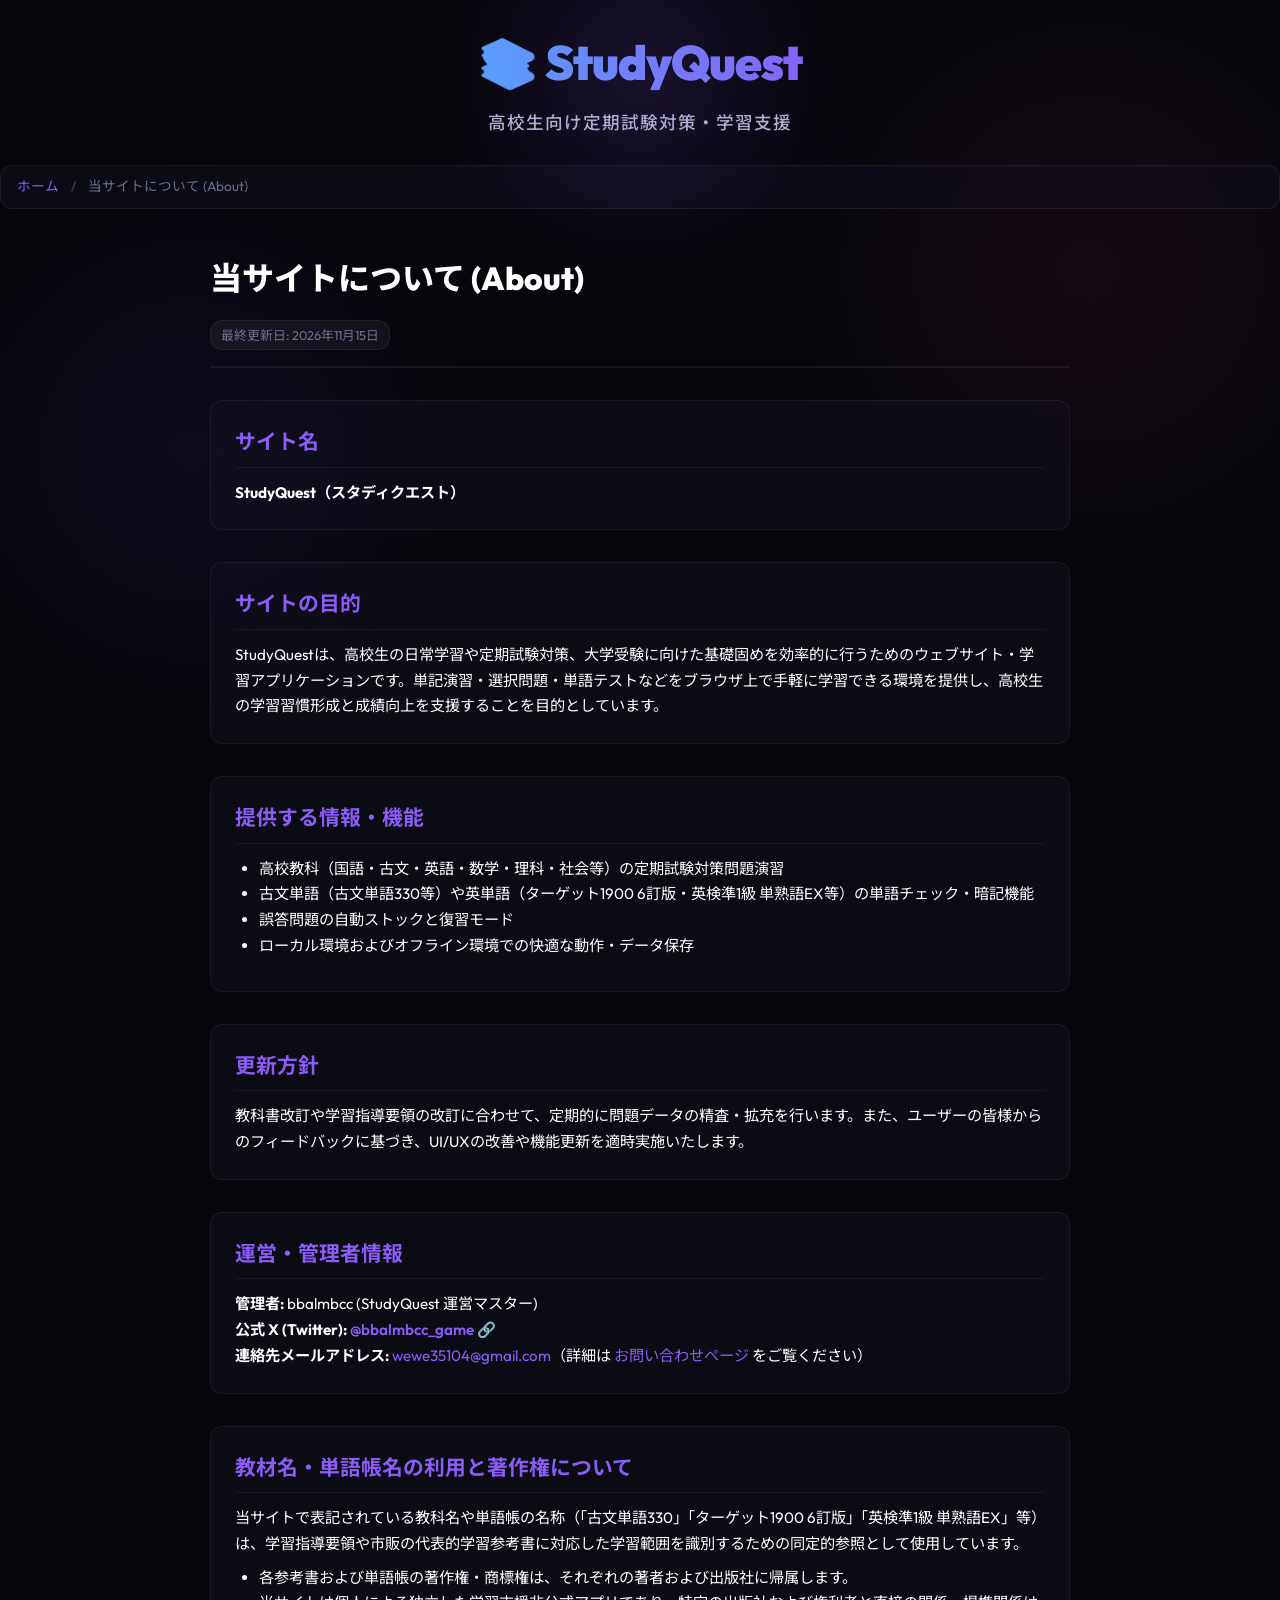
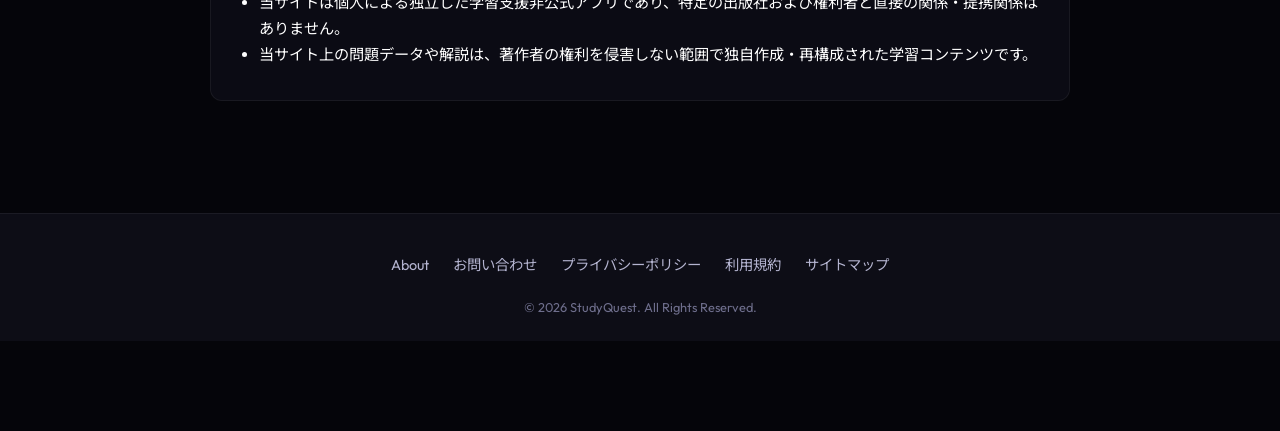
<file: about/index.html>
﻿<!DOCTYPE html>
<html lang="ja" data-theme="dark">
<head>
<meta charset="UTF-8">
<meta name="viewport" content="width=device-width, initial-scale=1.0, viewport-fit=cover">
<title>当サイトについて (About) | StudyQuest - 高校生向け定期試験対策</title>
<meta name="description" content="StudyQuest（スタディクエスト）のサイト目的、提供情報、運営方針、管理者情報についてのページです。高校生の自学自習と定期試験対策を支援します。">
<link rel="canonical" href="https://studyquestbeta.bbalmbcc.workers.dev/about/">
<meta name="robots" content="index, follow">

<!-- Open Graph / OGP -->
<meta property="og:type" content="website">
<meta property="og:title" content="当サイトについて (About) | StudyQuest">
<meta property="og:description" content="StudyQuestのサイト目的、提供情報、運営方針、管理者情報についてのページです。">
<meta property="og:url" content="https://studyquestbeta.bbalmbcc.workers.dev/about/">
<meta property="og:image" content="https://studyquestbeta.bbalmbcc.workers.dev/images/og-image.png">
<meta property="og:site_name" content="StudyQuest">
<meta property="og:locale" content="ja_JP">

<!-- Twitter Card -->
<meta name="twitter:card" content="summary_large_image">
<meta name="twitter:title" content="当サイトについて (About) | StudyQuest">
<meta name="twitter:description" content="StudyQuestのサイト目的、提供情報、運営方針、管理者情報についてご紹介します。">
<meta name="twitter:image" content="https://studyquestbeta.bbalmbcc.workers.dev/images/og-image.png">

<!-- Favicon & Manifest -->
<link rel="icon" href="../favicon.ico">
<link rel="apple-touch-icon" href="../apple-touch-icon.png">
<link rel="manifest" href="../site.webmanifest">
<link rel="stylesheet" href="../style.css?v=5">

<!-- Structured Data (JSON-LD) -->
<script type="application/ld+json">
{
  "@context": "https://schema.org",
  "@graph": [
    {
      "@type": "WebSite",
      "@id": "https://studyquestbeta.bbalmbcc.workers.dev/#website",
      "url": "https://studyquestbeta.bbalmbcc.workers.dev/",
      "name": "StudyQuest",
      "description": "高校生向け定期試験対策問題・単語学習アプリ",
      "inLanguage": "ja"
    },
    {
      "@type": "Organization",
      "@id": "https://studyquestbeta.bbalmbcc.workers.dev/#organization",
      "name": "StudyQuest 運営チーム",
      "url": "https://studyquestbeta.bbalmbcc.workers.dev/",
      "logo": "https://studyquestbeta.bbalmbcc.workers.dev/apple-touch-icon.png"
    },
    {
      "@type": "BreadcrumbList",
      "@id": "https://studyquestbeta.bbalmbcc.workers.dev/about/#breadcrumb",
      "itemListElement": [
        {
          "@type": "ListItem",
          "position": 1,
          "name": "ホーム",
          "item": "https://studyquestbeta.bbalmbcc.workers.dev/"
        },
        {
          "@type": "ListItem",
          "position": 2,
          "name": "当サイトについて",
          "item": "https://studyquestbeta.bbalmbcc.workers.dev/about/"
        }
      ]
    }
  ]
}
</script>
</head>
<body>
<div class="app-container">
  <!-- Header Navigation -->
  <header class="dashboard-header" style="padding: 24px 0 16px;">
    <h1><a href="../" style="color: inherit; text-decoration: none;">📚 StudyQuest</a></h1>
    <p>高校生向け定期試験対策・学習支援</p>
  </header>

  <!-- Breadcrumb -->
  <nav aria-label="パンくずリスト">
    <ol class="breadcrumb">
      <li><a href="../">ホーム</a></li>
      <li><span class="breadcrumb-separator">/</span></li>
      <li aria-current="page">当サイトについて (About)</li>
    </ol>
  </nav>

  <!-- Main Content -->
  <main class="static-page-container static-content">
    <header class="static-header">
      <h1>当サイトについて (About)</h1>
      <div class="last-updated-badge">最終更新日: <time datetime="2026-11-15">2026年11月15日</time></div>
    </header>

    <section>
      <h2>サイト名</h2>
      <p><strong>StudyQuest（スタディクエスト）</strong></p>
    </section>

    <section>
      <h2>サイトの目的</h2>
      <p>StudyQuestは、高校生の日常学習や定期試験対策、大学受験に向けた基礎固めを効率的に行うためのウェブサイト・学習アプリケーションです。単記演習・選択問題・単語テストなどをブラウザ上で手軽に学習できる環境を提供し、高校生の学習習慣形成と成績向上を支援することを目的としています。</p>
    </section>

    <section>
      <h2>提供する情報・機能</h2>
      <ul>
        <li>高校教科（国語・古文・英語・数学・理科・社会等）の定期試験対策問題演習</li>
        <li>古文単語（古文単語330等）や英単語（ターゲット1900 6訂版・英検準1級 単熟語EX等）の単語チェック・暗記機能</li>
        <li>誤答問題の自動ストックと復習モード</li>
        <li>ローカル環境およびオフライン環境での快適な動作・データ保存</li>
      </ul>
    </section>

    <section>
      <h2>更新方針</h2>
      <p>教科書改訂や学習指導要領の改訂に合わせて、定期的に問題データの精査・拡充を行います。また、ユーザーの皆様からのフィードバックに基づき、UI/UXの改善や機能更新を適時実施いたします。</p>
    </section>

    <section>
      <h2>運営・管理者情報</h2>
      <p><strong>管理者:</strong> bbalmbcc (StudyQuest 運営マスター)</p>
      <p><strong>公式 X (Twitter):</strong> <a href="https://x.com/bbalmbcc_game" target="_blank" rel="noopener noreferrer" style="color:var(--accent); font-weight: 600;">@bbalmbcc_game 🔗</a></p>
      <p><strong>連絡先メールアドレス:</strong> <a href="mailto:wewe35104@gmail.com" style="color:var(--accent);">wewe35104@gmail.com</a>（詳細は <a href="../contact/" style="color:var(--accent);">お問い合わせページ</a> をご覧ください）</p>
    </section>

    <section>
      <h2>教材名・単語帳名の利用と著作権について</h2>
      <p>当サイトで表記されている教科名や単語帳の名称（「古文単語330」「ターゲット1900 6訂版」「英検準1級 単熟語EX」等）は、学習指導要領や市販の代表的学習参考書に対応した学習範囲を識別するための同定的参照として使用しています。</p>
      <ul>
        <li>各参考書および単語帳の著作権・商標権は、それぞれの著者および出版社に帰属します。</li>
        <li>当サイトは個人による独立した学習支援非公式アプリであり、特定の出版社および権利者と直接の関係・提携関係はありません。</li>
        <li>当サイト上の問題データや解説は、著作者の権利を侵害しない範囲で独自作成・再構成された学習コンテンツです。</li>
      </ul>
    </section>
  </main>

  <!-- Common Footer -->
  <footer class="site-footer">
    <div class="site-footer-inner">
      <nav class="site-footer-nav" aria-label="フッターナビゲーション">
        <a href="../about/">About</a>
        <a href="../contact/">お問い合わせ</a>
        <a href="../privacy/">プライバシーポリシー</a>
        <a href="../terms/">利用規約</a>
        <a href="../sitemap/">サイトマップ</a>
      </nav>
      <div class="site-footer-copyright">
        &copy; 2026 StudyQuest. All Rights Reserved.
      </div>
    </div>
  </footer>
</div>
</body>
</html>
</file>
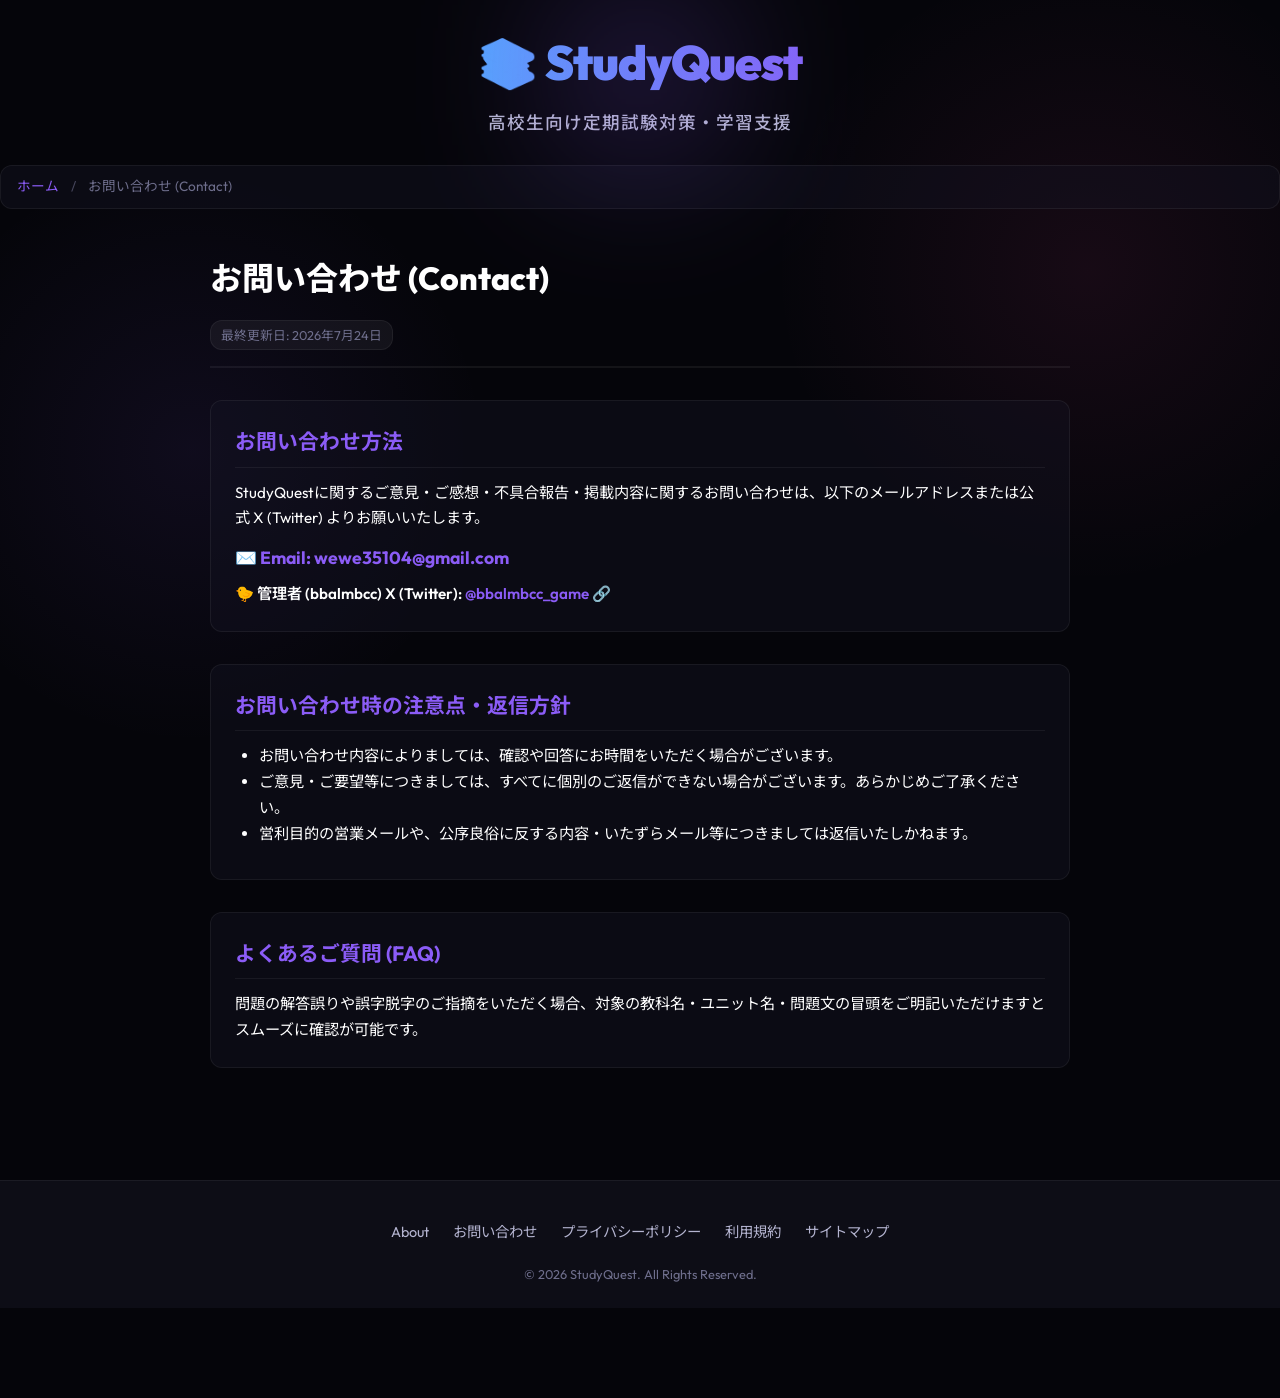
<file: contact/index.html>
<!DOCTYPE html>
<html lang="ja" data-theme="dark">
<head>
<meta charset="UTF-8">
<meta name="viewport" content="width=device-width, initial-scale=1.0, viewport-fit=cover">
<title>お問い合わせ (Contact) | StudyQuest - 高校生向け定期試験対策</title>
<meta name="description" content="StudyQuest（スタディクエスト）へのお問い合わせ・ご意見・不具合報告に関するページです。">
<link rel="canonical" href="https://example.com/contact/">
<meta name="robots" content="index, follow">

<!-- Open Graph / OGP -->
<meta property="og:type" content="website">
<meta property="og:title" content="お問い合わせ (Contact) | StudyQuest">
<meta property="og:description" content="StudyQuestへのお問い合わせ・ご意見・不具合報告に関するページです。">
<meta property="og:url" content="https://example.com/contact/">
<meta property="og:image" content="https://example.com/images/og-image.png">
<meta property="og:site_name" content="StudyQuest">
<meta property="og:locale" content="ja_JP">

<!-- Twitter Card -->
<meta name="twitter:card" content="summary_large_image">
<meta name="twitter:title" content="お問い合わせ (Contact) | StudyQuest">
<meta name="twitter:description" content="StudyQuestへのお問い合わせ・ご意見・不具合報告に関するページです。">
<meta name="twitter:image" content="https://example.com/images/og-image.png">

<!-- Favicon & Manifest -->
<link rel="icon" href="../favicon.ico">
<link rel="apple-touch-icon" href="../apple-touch-icon.png">
<link rel="manifest" href="../site.webmanifest">
<link rel="stylesheet" href="../style.css?v=5">

<!-- Structured Data (JSON-LD) -->
<script type="application/ld+json">
{
  "@context": "https://schema.org",
  "@graph": [
    {
      "@type": "WebSite",
      "@id": "https://example.com/#website",
      "url": "https://example.com/",
      "name": "StudyQuest",
      "description": "高校生向け定期試験対策問題・単語学習アプリ",
      "inLanguage": "ja"
    },
    {
      "@type": "BreadcrumbList",
      "@id": "https://example.com/contact/#breadcrumb",
      "itemListElement": [
        {
          "@type": "ListItem",
          "position": 1,
          "name": "ホーム",
          "item": "https://example.com/"
        },
        {
          "@type": "ListItem",
          "position": 2,
          "name": "お問い合わせ",
          "item": "https://example.com/contact/"
        }
      ]
    }
  ]
}
</script>
</head>
<body>
<div class="app-container">
  <!-- Header Navigation -->
  <header class="dashboard-header" style="padding: 24px 0 16px;">
    <h1><a href="../" style="color: inherit; text-decoration: none;">📚 StudyQuest</a></h1>
    <p>高校生向け定期試験対策・学習支援</p>
  </header>

  <!-- Breadcrumb -->
  <nav aria-label="パンくずリスト">
    <ol class="breadcrumb">
      <li><a href="../">ホーム</a></li>
      <li><span class="breadcrumb-separator">/</span></li>
      <li aria-current="page">お問い合わせ (Contact)</li>
    </ol>
  </nav>

  <!-- Main Content -->
  <main class="static-page-container static-content">
    <header class="static-header">
      <h1>お問い合わせ (Contact)</h1>
      <div class="last-updated-badge">最終更新日: <time datetime="2026-07-24">2026年7月24日</time></div>
    </header>

    <section>
      <h2>お問い合わせ方法</h2>
      <p>StudyQuestに関するご意見・ご感想・不具合報告・掲載内容に関するお問い合わせは、以下のメールアドレスまたは公式 X (Twitter) よりお願いいたします。</p>
      <p style="margin-top:12px; font-weight:700; font-size:1.1rem; color:var(--accent);">
        ✉️ Email: <a href="mailto:wewe35104@gmail.com" style="color:var(--accent);">wewe35104@gmail.com</a>
      </p>
      <p style="margin-top:8px; font-weight:600;">
        🐤 管理者 (bbalmbcc) X (Twitter): <a href="https://x.com/bbalmbcc_game" target="_blank" rel="noopener noreferrer" style="color:var(--accent);">@bbalmbcc_game 🔗</a>
      </p>
    </section>

    <section>
      <h2>お問い合わせ時の注意点・返信方針</h2>
      <ul>
        <li>お問い合わせ内容によりましては、確認や回答にお時間をいただく場合がございます。</li>
        <li>ご意見・ご要望等につきましては、すべてに個別のご返信ができない場合がございます。あらかじめご了承ください。</li>
        <li>営利目的の営業メールや、公序良俗に反する内容・いたずらメール等につきましては返信いたしかねます。</li>
      </ul>
    </section>

    <section>
      <h2>よくあるご質問 (FAQ)</h2>
      <p>問題の解答誤りや誤字脱字のご指摘をいただく場合、対象の教科名・ユニット名・問題文の冒頭をご明記いただけますとスムーズに確認が可能です。</p>
    </section>
  </main>

  <!-- Common Footer -->
  <footer class="site-footer">
    <div class="site-footer-inner">
      <nav class="site-footer-nav" aria-label="フッターナビゲーション">
        <a href="../about/">About</a>
        <a href="../contact/">お問い合わせ</a>
        <a href="../privacy/">プライバシーポリシー</a>
        <a href="../terms/">利用規約</a>
        <a href="../sitemap/">サイトマップ</a>
      </nav>
      <div class="site-footer-copyright">
        &copy; 2026 StudyQuest. All Rights Reserved.
      </div>
    </div>
  </footer>
</div>
</body>
</html>
</file>
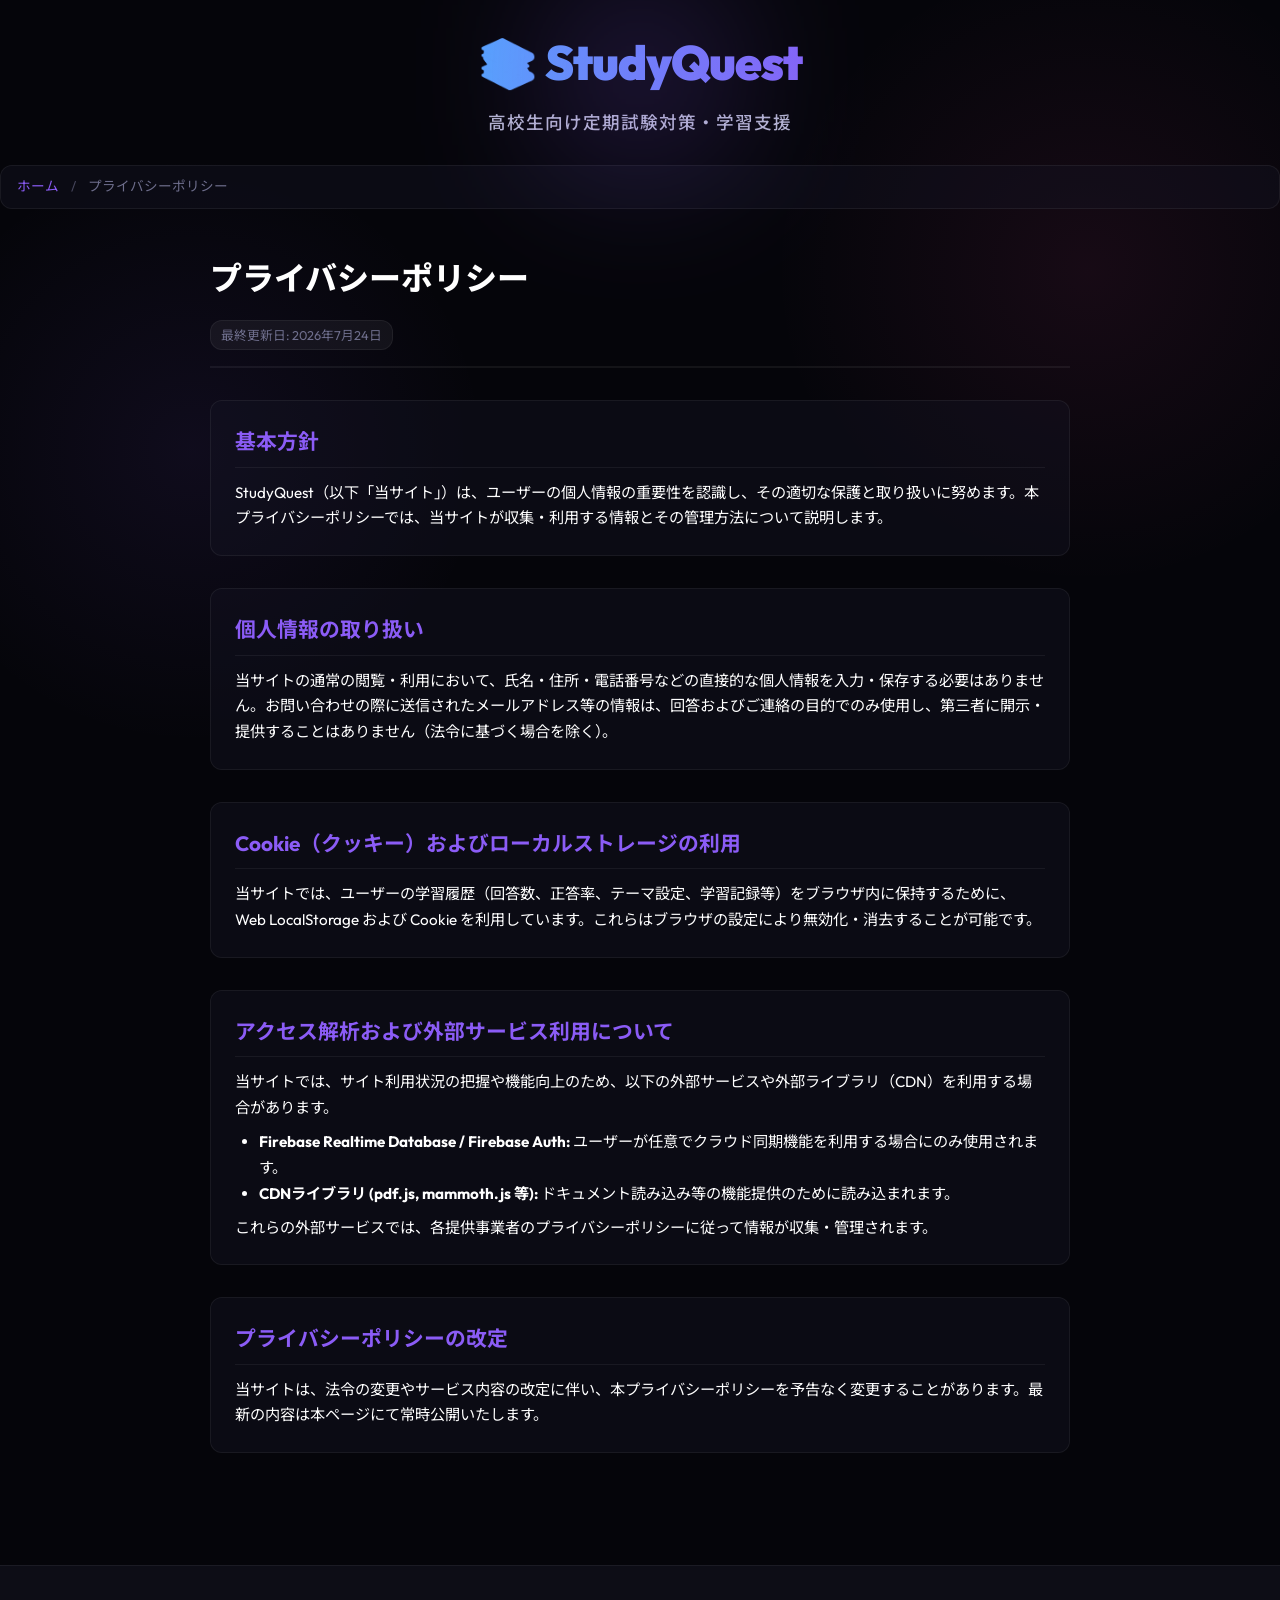
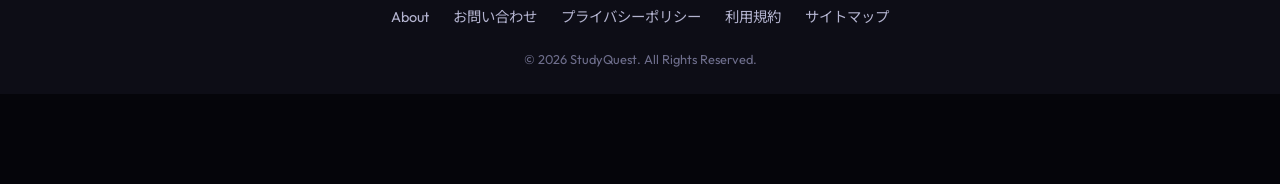
<file: privacy/index.html>
<!DOCTYPE html>
<html lang="ja" data-theme="dark">
<head>
<meta charset="UTF-8">
<meta name="viewport" content="width=device-width, initial-scale=1.0, viewport-fit=cover">
<title>プライバシーポリシー | StudyQuest - 高校生向け定期試験対策</title>
<meta name="description" content="StudyQuest（スタディクエスト）における個人情報の取り扱い、アクセス解析、Cookieの利用、外部サービス連携についてのプライバシーポリシーです。">
<link rel="canonical" href="https://example.com/privacy/">
<meta name="robots" content="index, follow">

<!-- Open Graph / OGP -->
<meta property="og:type" content="website">
<meta property="og:title" content="プライバシーポリシー | StudyQuest">
<meta property="og:description" content="StudyQuestにおける個人情報の取り扱いやCookie・外部サービス利用についてのポリシーです。">
<meta property="og:url" content="https://example.com/privacy/">
<meta property="og:image" content="https://example.com/images/og-image.png">
<meta property="og:site_name" content="StudyQuest">
<meta property="og:locale" content="ja_JP">

<!-- Twitter Card -->
<meta name="twitter:card" content="summary_large_image">
<meta name="twitter:title" content="プライバシーポリシー | StudyQuest">
<meta name="twitter:description" content="StudyQuestのプライバシーポリシーです。">
<meta name="twitter:image" content="https://example.com/images/og-image.png">

<!-- Favicon & Manifest -->
<link rel="icon" href="../favicon.ico">
<link rel="apple-touch-icon" href="../apple-touch-icon.png">
<link rel="manifest" href="../site.webmanifest">
<link rel="stylesheet" href="../style.css?v=5">

<!-- Structured Data (JSON-LD) -->
<script type="application/ld+json">
{
  "@context": "https://schema.org",
  "@graph": [
    {
      "@type": "WebSite",
      "@id": "https://example.com/#website",
      "url": "https://example.com/",
      "name": "StudyQuest",
      "description": "高校生向け定期試験対策問題・単語学習アプリ",
      "inLanguage": "ja"
    },
    {
      "@type": "BreadcrumbList",
      "@id": "https://example.com/privacy/#breadcrumb",
      "itemListElement": [
        {
          "@type": "ListItem",
          "position": 1,
          "name": "ホーム",
          "item": "https://example.com/"
        },
        {
          "@type": "ListItem",
          "position": 2,
          "name": "プライバシーポリシー",
          "item": "https://example.com/privacy/"
        }
      ]
    }
  ]
}
</script>
</head>
<body>
<div class="app-container">
  <!-- Header Navigation -->
  <header class="dashboard-header" style="padding: 24px 0 16px;">
    <h1><a href="../" style="color: inherit; text-decoration: none;">📚 StudyQuest</a></h1>
    <p>高校生向け定期試験対策・学習支援</p>
  </header>

  <!-- Breadcrumb -->
  <nav aria-label="パンくずリスト">
    <ol class="breadcrumb">
      <li><a href="../">ホーム</a></li>
      <li><span class="breadcrumb-separator">/</span></li>
      <li aria-current="page">プライバシーポリシー</li>
    </ol>
  </nav>

  <!-- Main Content -->
  <main class="static-page-container static-content">
    <header class="static-header">
      <h1>プライバシーポリシー</h1>
      <div class="last-updated-badge">最終更新日: <time datetime="2026-07-24">2026年7月24日</time></div>
    </header>

    <section>
      <h2>基本方針</h2>
      <p>StudyQuest（以下「当サイト」）は、ユーザーの個人情報の重要性を認識し、その適切な保護と取り扱いに努めます。本プライバシーポリシーでは、当サイトが収集・利用する情報とその管理方法について説明します。</p>
    </section>

    <section>
      <h2>個人情報の取り扱い</h2>
      <p>当サイトの通常の閲覧・利用において、氏名・住所・電話番号などの直接的な個人情報を入力・保存する必要はありません。お問い合わせの際に送信されたメールアドレス等の情報は、回答およびご連絡の目的でのみ使用し、第三者に開示・提供することはありません（法令に基づく場合を除く）。</p>
    </section>

    <section>
      <h2>Cookie（クッキー）およびローカルストレージの利用</h2>
      <p>当サイトでは、ユーザーの学習履歴（回答数、正答率、テーマ設定、学習記録等）をブラウザ内に保持するために、Web LocalStorage および Cookie を利用しています。これらはブラウザの設定により無効化・消去することが可能です。</p>
    </section>

    <section>
      <h2>アクセス解析および外部サービス利用について</h2>
      <p>当サイトでは、サイト利用状況の把握や機能向上のため、以下の外部サービスや外部ライブラリ（CDN）を利用する場合があります。</p>
      <ul>
        <li><strong>Firebase Realtime Database / Firebase Auth:</strong> ユーザーが任意でクラウド同期機能を利用する場合にのみ使用されます。</li>
        <li><strong>CDNライブラリ (pdf.js, mammoth.js 等):</strong> ドキュメント読み込み等の機能提供のために読み込まれます。</li>
      </ul>
      <p>これらの外部サービスでは、各提供事業者のプライバシーポリシーに従って情報が収集・管理されます。</p>
    </section>

    <section>
      <h2>プライバシーポリシーの改定</h2>
      <p>当サイトは、法令の変更やサービス内容の改定に伴い、本プライバシーポリシーを予告なく変更することがあります。最新の内容は本ページにて常時公開いたします。</p>
    </section>
  </main>

  <!-- Common Footer -->
  <footer class="site-footer">
    <div class="site-footer-inner">
      <nav class="site-footer-nav" aria-label="フッターナビゲーション">
        <a href="../about/">About</a>
        <a href="../contact/">お問い合わせ</a>
        <a href="../privacy/">プライバシーポリシー</a>
        <a href="../terms/">利用規約</a>
        <a href="../sitemap/">サイトマップ</a>
      </nav>
      <div class="site-footer-copyright">
        &copy; 2026 StudyQuest. All Rights Reserved.
      </div>
    </div>
  </footer>
</div>
</body>
</html>
</file>
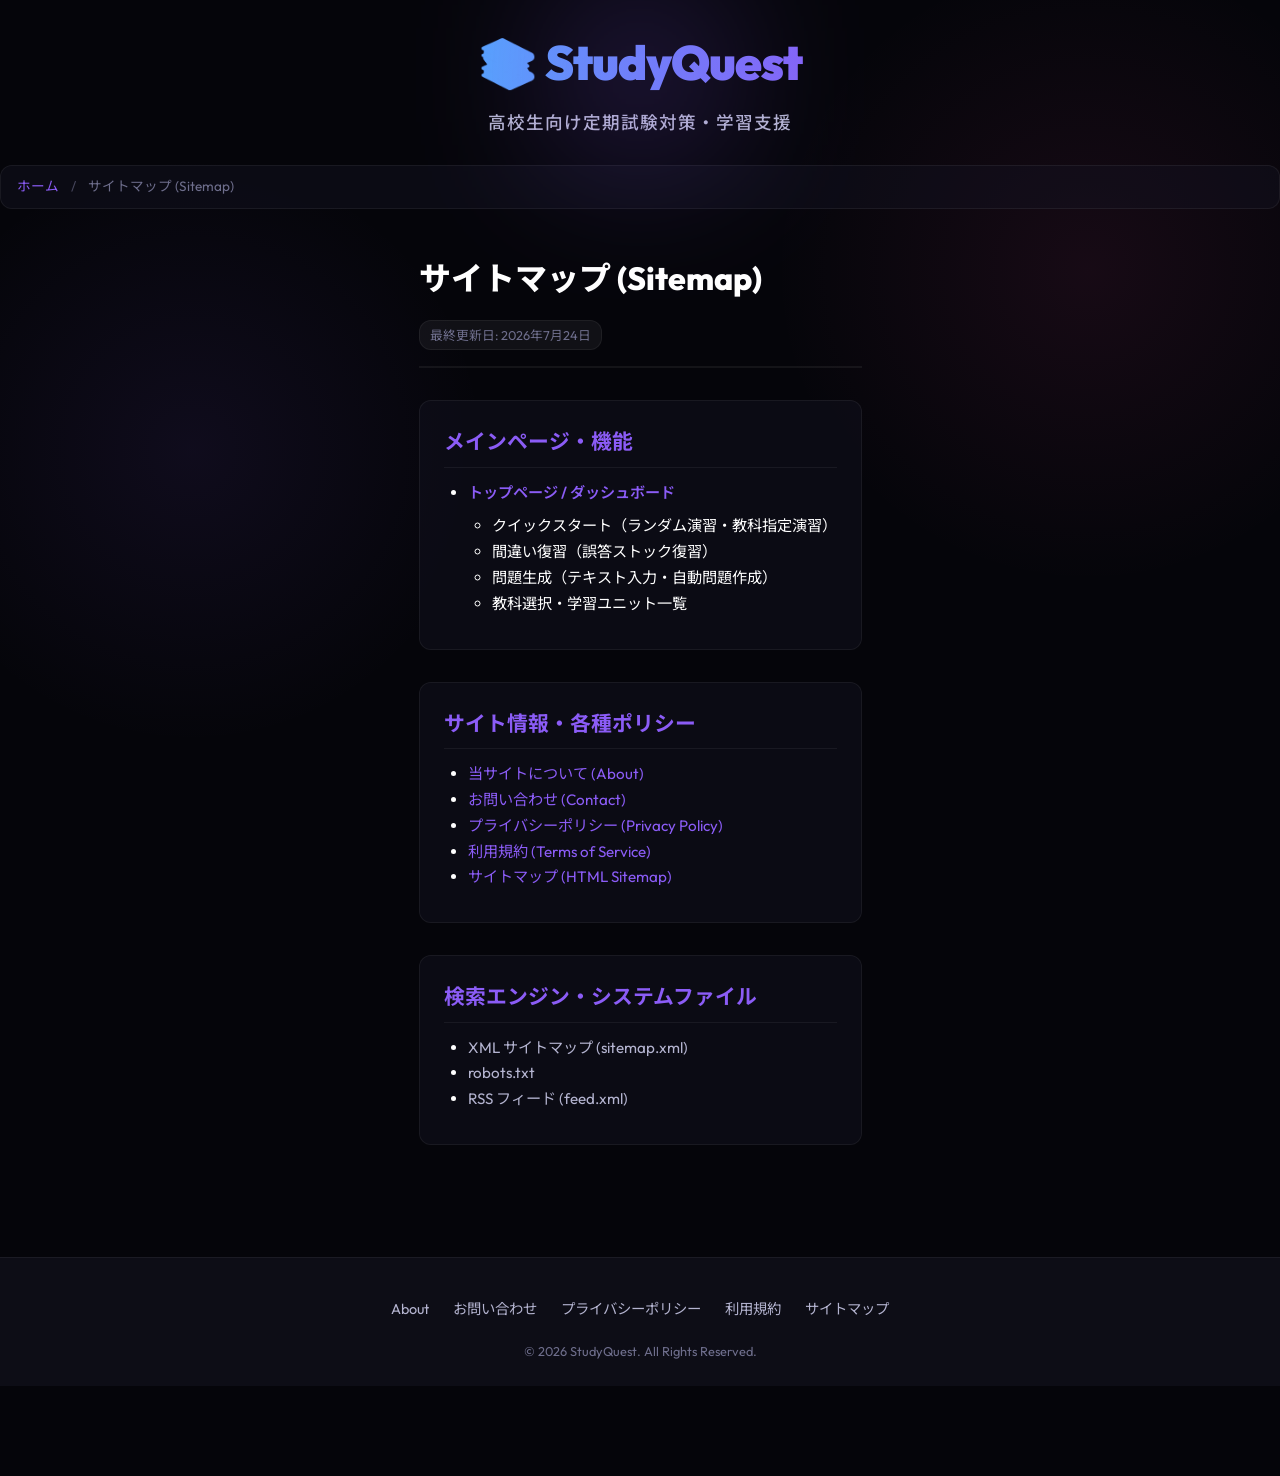
<file: sitemap/index.html>
<!DOCTYPE html>
<html lang="ja" data-theme="dark">
<head>
<meta charset="UTF-8">
<meta name="viewport" content="width=device-width, initial-scale=1.0, viewport-fit=cover">
<title>サイトマップ (Sitemap) | StudyQuest - 高校生向け定期試験対策</title>
<meta name="description" content="StudyQuest（スタディクエスト）の全ページ・コンテンツ一覧を表示するサイトマップページです。">
<link rel="canonical" href="https://example.com/sitemap/">
<meta name="robots" content="index, follow">

<!-- Open Graph / OGP -->
<meta property="og:type" content="website">
<meta property="og:title" content="サイトマップ (Sitemap) | StudyQuest">
<meta property="og:description" content="StudyQuestの全ページ・コンテンツ一覧を表示するサイトマップページです。">
<meta property="og:url" content="https://example.com/sitemap/">
<meta property="og:image" content="https://example.com/images/og-image.png">
<meta property="og:site_name" content="StudyQuest">
<meta property="og:locale" content="ja_JP">

<!-- Twitter Card -->
<meta name="twitter:card" content="summary_large_image">
<meta name="twitter:title" content="サイトマップ (Sitemap) | StudyQuest">
<meta name="twitter:description" content="StudyQuestのサイトマップページです。">
<meta name="twitter:image" content="https://example.com/images/og-image.png">

<!-- Favicon & Manifest -->
<link rel="icon" href="../favicon.ico">
<link rel="apple-touch-icon" href="../apple-touch-icon.png">
<link rel="manifest" href="../site.webmanifest">
<link rel="stylesheet" href="../style.css?v=5">

<!-- Structured Data (JSON-LD) -->
<script type="application/ld+json">
{
  "@context": "https://schema.org",
  "@graph": [
    {
      "@type": "WebSite",
      "@id": "https://example.com/#website",
      "url": "https://example.com/",
      "name": "StudyQuest",
      "description": "高校生向け定期試験対策問題・単語学習アプリ",
      "inLanguage": "ja"
    },
    {
      "@type": "BreadcrumbList",
      "@id": "https://example.com/sitemap/#breadcrumb",
      "itemListElement": [
        {
          "@type": "ListItem",
          "position": 1,
          "name": "ホーム",
          "item": "https://example.com/"
        },
        {
          "@type": "ListItem",
          "position": 2,
          "name": "サイトマップ",
          "item": "https://example.com/sitemap/"
        }
      ]
    }
  ]
}
</script>
</head>
<body>
<div class="app-container">
  <!-- Header Navigation -->
  <header class="dashboard-header" style="padding: 24px 0 16px;">
    <h1><a href="../" style="color: inherit; text-decoration: none;">📚 StudyQuest</a></h1>
    <p>高校生向け定期試験対策・学習支援</p>
  </header>

  <!-- Breadcrumb -->
  <nav aria-label="パンくずリスト">
    <ol class="breadcrumb">
      <li><a href="../">ホーム</a></li>
      <li><span class="breadcrumb-separator">/</span></li>
      <li aria-current="page">サイトマップ (Sitemap)</li>
    </ol>
  </nav>

  <!-- Main Content -->
  <main class="static-page-container static-content">
    <header class="static-header">
      <h1>サイトマップ (Sitemap)</h1>
      <div class="last-updated-badge">最終更新日: <time datetime="2026-07-24">2026年7月24日</time></div>
    </header>

    <section>
      <h2>メインページ・機能</h2>
      <ul>
        <li><a href="../" style="color:var(--accent); font-weight:600;">トップページ / ダッシュボード</a>
          <ul>
            <li>クイックスタート（ランダム演習・教科指定演習）</li>
            <li>間違い復習（誤答ストック復習）</li>
            <li>問題生成（テキスト入力・自動問題作成）</li>
            <li>教科選択・学習ユニット一覧</li>
          </ul>
        </li>
      </ul>
    </section>

    <section>
      <h2>サイト情報・各種ポリシー</h2>
      <ul>
        <li><a href="../about/" style="color:var(--accent);">当サイトについて (About)</a></li>
        <li><a href="../contact/" style="color:var(--accent);">お問い合わせ (Contact)</a></li>
        <li><a href="../privacy/" style="color:var(--accent);">プライバシーポリシー (Privacy Policy)</a></li>
        <li><a href="../terms/" style="color:var(--accent);">利用規約 (Terms of Service)</a></li>
        <li><a href="../sitemap/" style="color:var(--accent);">サイトマップ (HTML Sitemap)</a></li>
      </ul>
    </section>

    <section>
      <h2>検索エンジン・システムファイル</h2>
      <ul>
        <li><a href="../sitemap.xml" style="color:var(--text-secondary);">XML サイトマップ (sitemap.xml)</a></li>
        <li><a href="../robots.txt" style="color:var(--text-secondary);">robots.txt</a></li>
        <li><a href="../feed.xml" style="color:var(--text-secondary);">RSS フィード (feed.xml)</a></li>
      </ul>
    </section>
  </main>

  <!-- Common Footer -->
  <footer class="site-footer">
    <div class="site-footer-inner">
      <nav class="site-footer-nav" aria-label="フッターナビゲーション">
        <a href="../about/">About</a>
        <a href="../contact/">お問い合わせ</a>
        <a href="../privacy/">プライバシーポリシー</a>
        <a href="../terms/">利用規約</a>
        <a href="../sitemap/">サイトマップ</a>
      </nav>
      <div class="site-footer-copyright">
        &copy; 2026 StudyQuest. All Rights Reserved.
      </div>
    </div>
  </footer>
</div>
</body>
</html>
</file>
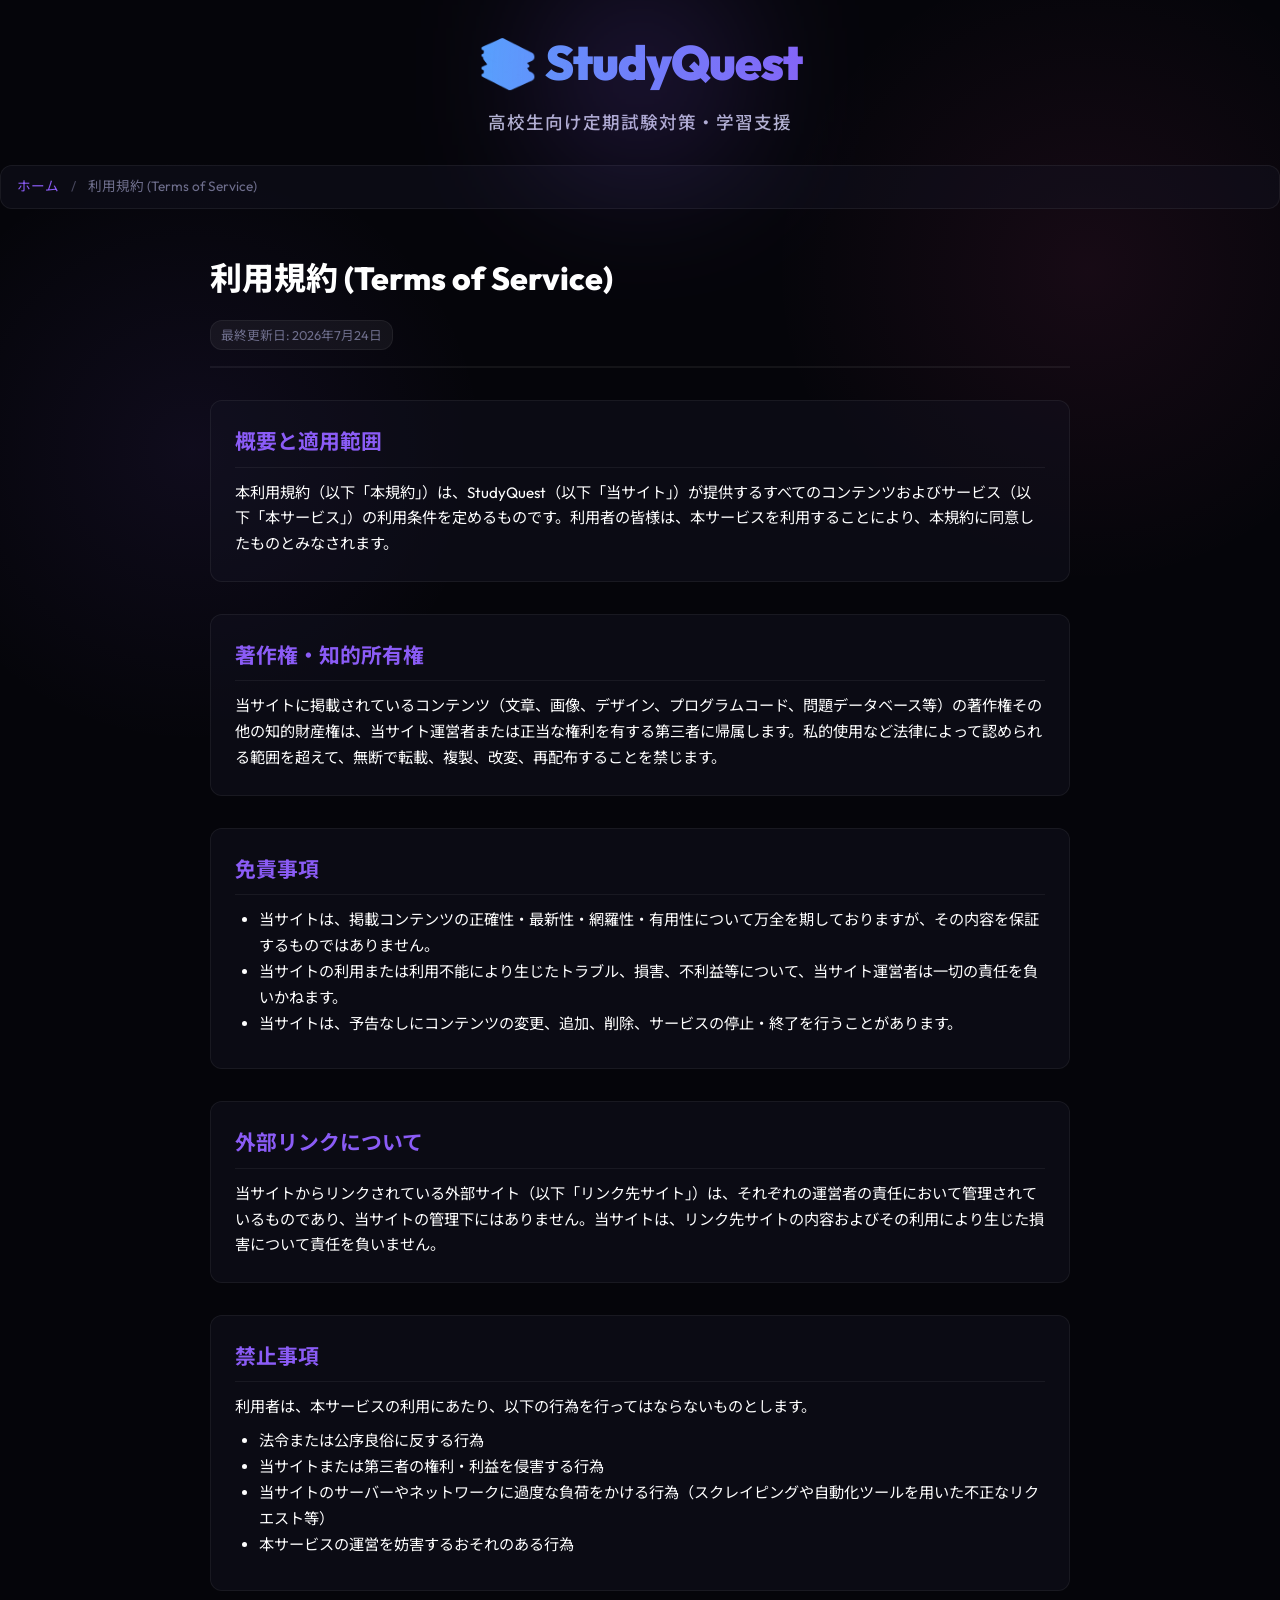
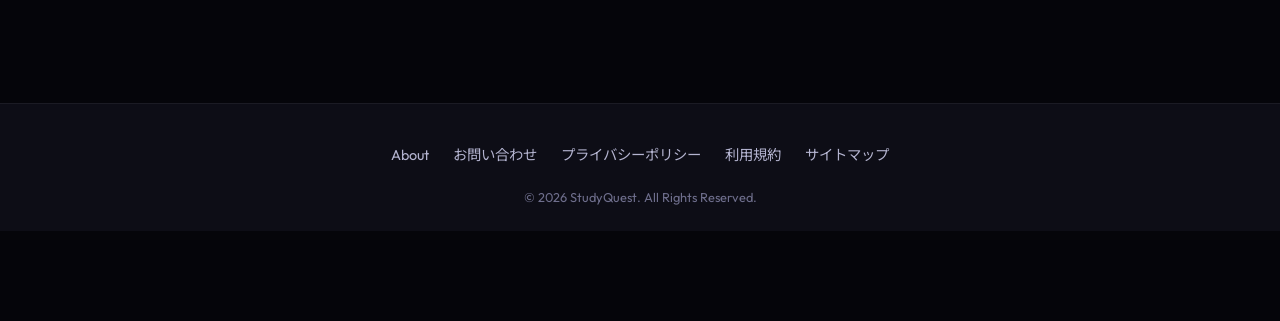
<file: terms/index.html>
<!DOCTYPE html>
<html lang="ja" data-theme="dark">
<head>
<meta charset="UTF-8">
<meta name="viewport" content="width=device-width, initial-scale=1.0, viewport-fit=cover">
<title>利用規約 (Terms of Service) | StudyQuest - 高校生向け定期試験対策</title>
<meta name="description" content="StudyQuest（スタディクエスト）の利用規約です。著作権、免責事項、外部リンク、コンテンツの利用条件について規定しています。">
<link rel="canonical" href="https://example.com/terms/">
<meta name="robots" content="index, follow">

<!-- Open Graph / OGP -->
<meta property="og:type" content="website">
<meta property="og:title" content="利用規約 (Terms of Service) | StudyQuest">
<meta property="og:description" content="StudyQuestの利用規約です。著作権、免責事項、コンテンツ利用条件について規定しています。">
<meta property="og:url" content="https://example.com/terms/">
<meta property="og:image" content="https://example.com/images/og-image.png">
<meta property="og:site_name" content="StudyQuest">
<meta property="og:locale" content="ja_JP">

<!-- Twitter Card -->
<meta name="twitter:card" content="summary_large_image">
<meta name="twitter:title" content="利用規約 (Terms of Service) | StudyQuest">
<meta name="twitter:description" content="StudyQuestの利用規約です。">
<meta name="twitter:image" content="https://example.com/images/og-image.png">

<!-- Favicon & Manifest -->
<link rel="icon" href="../favicon.ico">
<link rel="apple-touch-icon" href="../apple-touch-icon.png">
<link rel="manifest" href="../site.webmanifest">
<link rel="stylesheet" href="../style.css?v=5">

<!-- Structured Data (JSON-LD) -->
<script type="application/ld+json">
{
  "@context": "https://schema.org",
  "@graph": [
    {
      "@type": "WebSite",
      "@id": "https://example.com/#website",
      "url": "https://example.com/",
      "name": "StudyQuest",
      "description": "高校生向け定期試験対策問題・単語学習アプリ",
      "inLanguage": "ja"
    },
    {
      "@type": "BreadcrumbList",
      "@id": "https://example.com/terms/#breadcrumb",
      "itemListElement": [
        {
          "@type": "ListItem",
          "position": 1,
          "name": "ホーム",
          "item": "https://example.com/"
        },
        {
          "@type": "ListItem",
          "position": 2,
          "name": "利用規約",
          "item": "https://example.com/terms/"
        }
      ]
    }
  ]
}
</script>
</head>
<body>
<div class="app-container">
  <!-- Header Navigation -->
  <header class="dashboard-header" style="padding: 24px 0 16px;">
    <h1><a href="../" style="color: inherit; text-decoration: none;">📚 StudyQuest</a></h1>
    <p>高校生向け定期試験対策・学習支援</p>
  </header>

  <!-- Breadcrumb -->
  <nav aria-label="パンくずリスト">
    <ol class="breadcrumb">
      <li><a href="../">ホーム</a></li>
      <li><span class="breadcrumb-separator">/</span></li>
      <li aria-current="page">利用規約 (Terms of Service)</li>
    </ol>
  </nav>

  <!-- Main Content -->
  <main class="static-page-container static-content">
    <header class="static-header">
      <h1>利用規約 (Terms of Service)</h1>
      <div class="last-updated-badge">最終更新日: <time datetime="2026-07-24">2026年7月24日</time></div>
    </header>

    <section>
      <h2>概要と適用範囲</h2>
      <p>本利用規約（以下「本規約」）は、StudyQuest（以下「当サイト」）が提供するすべてのコンテンツおよびサービス（以下「本サービス」）の利用条件を定めるものです。利用者の皆様は、本サービスを利用することにより、本規約に同意したものとみなされます。</p>
    </section>

    <section>
      <h2>著作権・知的所有権</h2>
      <p>当サイトに掲載されているコンテンツ（文章、画像、デザイン、プログラムコード、問題データベース等）の著作権その他の知的財産権は、当サイト運営者または正当な権利を有する第三者に帰属します。私的使用など法律によって認められる範囲を超えて、無断で転載、複製、改変、再配布することを禁じます。</p>
    </section>

    <section>
      <h2>免責事項</h2>
      <ul>
        <li>当サイトは、掲載コンテンツの正確性・最新性・網羅性・有用性について万全を期しておりますが、その内容を保証するものではありません。</li>
        <li>当サイトの利用または利用不能により生じたトラブル、損害、不利益等について、当サイト運営者は一切の責任を負いかねます。</li>
        <li>当サイトは、予告なしにコンテンツの変更、追加、削除、サービスの停止・終了を行うことがあります。</li>
      </ul>
    </section>

    <section>
      <h2>外部リンクについて</h2>
      <p>当サイトからリンクされている外部サイト（以下「リンク先サイト」）は、それぞれの運営者の責任において管理されているものであり、当サイトの管理下にはありません。当サイトは、リンク先サイトの内容およびその利用により生じた損害について責任を負いません。</p>
    </section>

    <section>
      <h2>禁止事項</h2>
      <p>利用者は、本サービスの利用にあたり、以下の行為を行ってはならないものとします。</p>
      <ul>
        <li>法令または公序良俗に反する行為</li>
        <li>当サイトまたは第三者の権利・利益を侵害する行為</li>
        <li>当サイトのサーバーやネットワークに過度な負荷をかける行為（スクレイピングや自動化ツールを用いた不正なリクエスト等）</li>
        <li>本サービスの運営を妨害するおそれのある行為</li>
      </ul>
    </section>
  </main>

  <!-- Common Footer -->
  <footer class="site-footer">
    <div class="site-footer-inner">
      <nav class="site-footer-nav" aria-label="フッターナビゲーション">
        <a href="../about/">About</a>
        <a href="../contact/">お問い合わせ</a>
        <a href="../privacy/">プライバシーポリシー</a>
        <a href="../terms/">利用規約</a>
        <a href="../sitemap/">サイトマップ</a>
      </nav>
      <div class="site-footer-copyright">
        &copy; 2026 StudyQuest. All Rights Reserved.
      </div>
    </div>
  </footer>
</div>
</body>
</html>
</file>
<file: style.css>
/* === FONTS === */
@import url('https://fonts.googleapis.com/css2?family=Outfit:wght@300;400;500;600;700;800&family=Noto+Sans+JP:wght@300;400;500;700;900&display=swap');

/* === THEME VARIABLES === */
:root, [data-theme="dark"] {
  --bg-primary: #05050a;
  --bg-secondary: #0d0d16;
  --bg-card: rgba(20, 20, 35, 0.4);
  --bg-card-hover: rgba(30, 30, 50, 0.6);
  --bg-input: rgba(15, 15, 25, 0.8);
  
  --text-primary: #ffffff;
  --text-secondary: #b4b4d0;
  --text-muted: #6e6e8c;
  
  --border: rgba(255, 255, 255, 0.06);
  --border-hover: rgba(255, 255, 255, 0.15);
  --border-focus: rgba(139, 92, 246, 0.5);
  
  --shadow: 0 8px 32px rgba(0, 0, 0, 0.6);
  --shadow-lg: 0 16px 48px rgba(0, 0, 0, 0.8);
  --shadow-glow: 0 0 20px rgba(139, 92, 246, 0.3);
  
  --glass-bg: rgba(255, 255, 255, 0.03);
  --glass-border: rgba(255, 255, 255, 0.05);
  
  --math: #00f2fe;
  --kokugo: #ff0844;
  --rika: #4facfe;
  --eigo: #f83600;
  --shakai: #43e97b;
  --joho: #38f9d7;
  --katei: #f6d365;
  
  --correct: #00F260;
  --incorrect: #FF0844;
  --warning: #F5A623;
  
  --accent: #8b5cf6;
  --accent-secondary: #ec4899;
  --accent-glow: rgba(139, 92, 246, 0.4);
  
  --nav-bg: rgba(5, 5, 10, 0.85);
  --radius: 20px;
  --radius-sm: 12px;
  --radius-xs: 8px;
  
  --font-main: 'Outfit', 'Noto Sans JP', sans-serif;
}

[data-theme="light"] {
  --bg-primary: #f0f4f8;
  --bg-secondary: #ffffff;
  --bg-card: rgba(255, 255, 255, 0.8);
  --bg-card-hover: rgba(255, 255, 255, 1);
  --bg-input: #f8fafc;
  
  --text-primary: #0f172a;
  --text-secondary: #475569;
  --text-muted: #94a3b8;
  
  --border: rgba(0, 0, 0, 0.08);
  --border-hover: rgba(0, 0, 0, 0.15);
  --border-focus: rgba(139, 92, 246, 0.4);
  
  --shadow: 0 10px 30px rgba(148, 163, 184, 0.2);
  --shadow-lg: 0 20px 40px rgba(148, 163, 184, 0.3);
  --shadow-glow: 0 0 20px rgba(139, 92, 246, 0.2);
  
  --glass-bg: rgba(255, 255, 255, 0.6);
  --glass-border: rgba(255, 255, 255, 0.4);
  
  --nav-bg: rgba(240, 244, 248, 0.9);
  --accent-glow: rgba(139, 92, 246, 0.15);
}

/* === RESET & BASE === */
*, *::before, *::after { box-sizing: border-box; margin: 0; padding: 0; }
html { font-size: 16px; scroll-behavior: smooth; }
body {
  font-family: var(--font-main);
  background: var(--bg-primary);
  background-image: 
    radial-gradient(circle at 15% 50%, rgba(139, 92, 246, 0.08), transparent 25%),
    radial-gradient(circle at 85% 30%, rgba(236, 72, 153, 0.08), transparent 25%);
  background-attachment: fixed;
  color: var(--text-primary);
  min-height: 100vh;
  overflow-x: hidden;
  transition: background 0.5s ease, color 0.5s ease;
  line-height: 1.6;
  -webkit-font-smoothing: antialiased;
}
a { color: var(--accent); text-decoration: none; transition: 0.3s; }
a:hover { filter: brightness(1.2); }
button { cursor: pointer; border: none; background: none; font-family: inherit; font-size: inherit; color: inherit; }
input, textarea, select { font-family: inherit; font-size: inherit; }
img { max-width: 100%; }

/* === LAYOUT === */
.app-container { display: flex; flex-direction: column; min-height: 100vh; padding-bottom: 90px; }
.main-content { flex: 1; max-width: 1000px; width: 100%; margin: 0 auto; padding: 32px 24px; }
.screen { display: none; animation: scaleIn 0.4s cubic-bezier(0.16, 1, 0.3, 1); }
.screen.active { display: block; }

/* === NAV === */
.bottom-nav {
  position: fixed; bottom: 0; left: 0; right: 0;
  background: var(--nav-bg);
  backdrop-filter: blur(24px); -webkit-backdrop-filter: blur(24px);
  border-top: 1px solid var(--border);
  display: flex; justify-content: space-around;
  padding: 12px 0 calc(12px + env(safe-area-inset-bottom, 0px));
  z-index: 100;
  box-shadow: 0 -10px 40px rgba(0,0,0,0.2);
}
.nav-item {
  display: flex; flex-direction: column; align-items: center; padding: 8px 16px;
  border-radius: var(--radius-sm); transition: all 0.3s cubic-bezier(0.34, 1.56, 0.64, 1);
  color: var(--text-muted); gap: 6px; min-width: 70px; position: relative;
}
.nav-item:hover { color: var(--text-primary); transform: translateY(-3px); }
.nav-item.active { color: var(--text-primary); background: var(--glass-bg); box-shadow: 0 4px 12px rgba(0,0,0,0.1); }
.nav-item.active::before {
  content: ''; position: absolute; top: -12px; left: 50%; transform: translateX(-50%);
  width: 24px; height: 4px; background: linear-gradient(90deg, var(--accent), var(--accent-secondary));
  border-radius: 4px; box-shadow: 0 0 10px var(--accent-glow);
}
.nav-item svg { width: 24px; height: 24px; transition: transform 0.3s; }
.nav-item.active svg { transform: scale(1.15); stroke: url(#nav-gradient); }
.nav-label { font-size: 11px; font-weight: 600; letter-spacing: 0.5px; }

/* === GLASS CARD === */
.card {
  background: var(--glass-bg);
  backdrop-filter: blur(20px); -webkit-backdrop-filter: blur(20px);
  border: 1px solid var(--glass-border);
  border-radius: var(--radius); padding: 28px;
  transition: all 0.4s cubic-bezier(0.16, 1, 0.3, 1);
  box-shadow: var(--shadow);
  position: relative; overflow: hidden;
}
.card::before {
  content: ''; position: absolute; top: 0; left: 0; width: 100%; height: 100%;
  background: linear-gradient(125deg, rgba(255,255,255,0.05) 0%, rgba(255,255,255,0) 100%);
  pointer-events: none; opacity: 0; transition: opacity 0.4s;
}
.card:hover {
  background: var(--bg-card-hover); border-color: var(--border-hover);
  transform: translateY(-6px) scale(1.01); box-shadow: var(--shadow-lg), var(--shadow-glow);
}
.card:hover::before { opacity: 1; }
.card-grid { display: grid; grid-template-columns: repeat(auto-fill, minmax(280px, 1fr)); gap: 20px; }

/* === BUTTONS === */
.btn {
  display: inline-flex; align-items: center; justify-content: center; gap: 8px;
  padding: 14px 32px; border-radius: var(--radius-sm); font-weight: 700; font-size: 1rem;
  letter-spacing: 0.5px; transition: all 0.3s cubic-bezier(0.34, 1.56, 0.64, 1);
  position: relative; overflow: hidden;
}
.btn::after {
  content: ''; position: absolute; top: 0; left: -100%; width: 50%; height: 100%;
  background: linear-gradient(90deg, transparent, rgba(255,255,255,0.2), transparent);
  transition: 0.5s;
}
.btn:hover::after { left: 150%; }
.btn-primary {
  background: linear-gradient(135deg, var(--accent), var(--accent-secondary));
  color: #fff; box-shadow: 0 8px 24px var(--accent-glow); border: none;
}
.btn-primary:hover {
  transform: translateY(-3px) scale(1.02); box-shadow: 0 12px 32px var(--accent-glow);
  filter: brightness(1.1);
}
.btn-primary:active { transform: translateY(1px); box-shadow: 0 4px 12px var(--accent-glow); }
.btn-secondary {
  background: var(--glass-bg); border: 1px solid var(--border);
  color: var(--text-primary); backdrop-filter: blur(10px);
}
.btn-secondary:hover { background: var(--bg-card-hover); border-color: var(--border-hover); transform: translateY(-3px); box-shadow: var(--shadow); }
.btn-danger { background: linear-gradient(135deg, #ff0844, #ffb199); color: #fff; box-shadow: 0 8px 24px rgba(255,8,68,0.3); }
.btn-danger:hover { transform: translateY(-3px); box-shadow: 0 12px 32px rgba(255,8,68,0.4); }
.btn-success { background: linear-gradient(135deg, #0ba360, #3cba92); color: #fff; box-shadow: 0 8px 24px rgba(11,163,96,0.3); }
.btn-success:hover { transform: translateY(-3px); box-shadow: 0 12px 32px rgba(11,163,96,0.4); }
.btn-sm { padding: 10px 20px; font-size: 0.9rem; border-radius: var(--radius-xs); }
.btn-block { width: 100%; }
.btn-group { display: flex; gap: 12px; flex-wrap: wrap; }

/* === FILTER BUTTONS (問題タイプ・難易度) === */
.filter-btn-group { display: flex; gap: 10px; flex-wrap: wrap; }
.filter-btn-group .btn {
  position: relative; padding: 12px 24px; font-size: 0.9rem; border-radius: 30px;
  background: var(--glass-bg); border: 2px solid var(--border); color: var(--text-secondary);
  font-weight: 600; letter-spacing: 0.3px;
  overflow: visible !important;
  transition: all 0.3s cubic-bezier(0.34, 1.56, 0.64, 1);
}
.filter-btn-group .btn::after { display: none !important; }
.filter-btn-group .btn:hover {
  border-color: var(--border-hover); color: var(--text-primary);
  transform: translateY(-2px); box-shadow: 0 4px 12px rgba(0,0,0,0.15);
}
.filter-btn-group .btn.active {
  background: linear-gradient(135deg, var(--accent), var(--accent-secondary));
  color: #fff; border-color: transparent;
  box-shadow: 0 6px 20px var(--accent-glow);
  transform: translateY(-2px);
}
.filter-btn-group .btn.active::before {
  content: '✓'; position: absolute; top: -8px; right: -6px;
  width: 22px; height: 22px; border-radius: 50%;
  background: var(--correct); color: #fff; font-size: 12px; font-weight: 800;
  display: flex; align-items: center; justify-content: center;
  box-shadow: 0 2px 8px rgba(0,242,96,0.5);
  z-index: 10; line-height: 1;
  animation: popIn 0.3s cubic-bezier(0.34, 1.56, 0.64, 1);
}
.filter-summary {
  display: flex; gap: 12px; flex-wrap: wrap; margin-top: 16px; padding: 14px 18px;
  background: rgba(139, 92, 246, 0.08); border: 1px solid rgba(139, 92, 246, 0.2);
  border-radius: var(--radius-sm); font-size: 0.9rem;
}
.filter-summary-item {
  display: flex; align-items: center; gap: 6px; color: var(--text-secondary); font-weight: 500;
}
.filter-summary-value {
  color: #fff; font-weight: 700; padding: 2px 10px;
  background: linear-gradient(135deg, var(--accent), var(--accent-secondary));
  border-radius: 12px; font-size: 0.8rem;
}

/* === INPUTS === */
.input, .textarea, .select {
  width: 100%; padding: 16px 20px; background: var(--bg-input);
  border: 1px solid var(--border); border-radius: var(--radius-sm); color: var(--text-primary);
  transition: all 0.3s; outline: none; font-size: 1rem;
  box-shadow: inset 0 2px 8px rgba(0,0,0,0.1);
}
.input:focus, .textarea:focus, .select:focus {
  border-color: var(--accent); background: var(--bg-secondary);
  box-shadow: 0 0 0 4px var(--accent-glow), inset 0 2px 8px rgba(0,0,0,0.1);
}
.textarea { min-height: 140px; resize: vertical; line-height: 1.6; }
.form-group { margin-bottom: 20px; }
.form-label { display: block; margin-bottom: 8px; font-weight: 600; font-size: 0.95rem; color: var(--text-secondary); letter-spacing: 0.5px; }

/* === SUBJECT CARD === */
.subject-card { cursor: pointer; position: relative; overflow: hidden; padding: 24px; display: flex; flex-direction: column; height: 100%; }
.subject-card::before {
  content: ''; position: absolute; top: 0; left: 0; right: 0; height: 5px;
  background: var(--subject-color, var(--accent)); transition: height 0.3s;
}
.subject-card:hover::before { height: 100%; opacity: 0.05; }
.subject-card .subject-icon {
  width: 56px; height: 56px; border-radius: 16px; display: flex;
  align-items: center; justify-content: center; font-size: 1.8rem;
  background: linear-gradient(135deg, var(--subject-color, var(--accent)), transparent);
  box-shadow: 0 8px 16px rgba(0,0,0,0.2); margin-bottom: 16px; transition: transform 0.3s cubic-bezier(0.34, 1.56, 0.64, 1);
}
.subject-card:hover .subject-icon { transform: scale(1.1) rotate(-5deg); }
.subject-card .subject-name { font-size: 1.25rem; font-weight: 800; letter-spacing: 0.5px; }
.subject-card .subject-meta { font-size: 0.85rem; color: var(--text-muted); margin-top: 6px; flex-grow: 1; }
.subject-card .subject-stats {
  margin-top: 20px; display: flex; gap: 16px; font-size: 0.85rem; color: var(--text-secondary);
  background: rgba(0,0,0,0.2); padding: 8px 12px; border-radius: 8px;
}
.subject-card .subject-stats span { display: flex; align-items: center; gap: 4px; font-weight: 600; }

/* === CATEGORY FILTER === */
.category-filter { display: flex; gap: 10px; flex-wrap: wrap; margin-bottom: 24px; padding: 4px 0; }
.category-btn {
  padding: 10px 22px; border-radius: 30px; font-size: 0.9rem; font-weight: 600; letter-spacing: 0.5px;
  background: var(--glass-bg); border: 1px solid var(--border); color: var(--text-secondary);
  transition: all 0.3s cubic-bezier(0.16, 1, 0.3, 1);
}
.category-btn:hover { color: var(--text-primary); transform: translateY(-2px); border-color: var(--border-hover); box-shadow: 0 4px 12px rgba(0,0,0,0.1); }
.category-btn.active {
  background: linear-gradient(135deg, var(--accent), var(--accent-secondary));
  color: #fff; border-color: transparent; box-shadow: 0 6px 20px var(--accent-glow);
}

/* === QUIZ === */
.quiz-header { display: flex; justify-content: space-between; align-items: center; margin-bottom: 24px; }
.quiz-header span { letter-spacing: 0.5px; }
.quiz-progress { width: 100%; height: 8px; background: rgba(0,0,0,0.3); border-radius: 4px; overflow: hidden; margin: 16px 0; box-shadow: inset 0 1px 3px rgba(0,0,0,0.2); }
.quiz-progress-fill {
  height: 100%; background: linear-gradient(90deg, #00f2fe, #4facfe, var(--accent), var(--accent-secondary));
  background-size: 300% 100%; animation: gradientMove 3s ease infinite;
  border-radius: 4px; transition: width 0.6s cubic-bezier(0.34, 1.56, 0.64, 1);
  box-shadow: 0 0 10px var(--accent-glow);
}
.quiz-question-card { text-align: center; padding: 48px 32px; position: relative; }
.quiz-question-card::after {
  content: ''; position: absolute; inset: 0; border-radius: var(--radius);
  padding: 2px; background: linear-gradient(135deg, rgba(255,255,255,0.1), rgba(255,255,255,0));
  -webkit-mask: linear-gradient(#fff 0 0) content-box, linear-gradient(#fff 0 0);
  -webkit-mask-composite: xor; mask-composite: exclude; pointer-events: none;
}
.quiz-question-card .question-type {
  display: inline-block; padding: 6px 18px; border-radius: 20px; font-size: 0.8rem; font-weight: 700; letter-spacing: 1px;
  margin-bottom: 24px; background: linear-gradient(135deg, rgba(139,92,246,0.15), rgba(236,72,153,0.15));
  color: #fff; border: 1px solid rgba(255,255,255,0.1); box-shadow: 0 4px 10px rgba(0,0,0,0.1); text-transform: uppercase;
}
.quiz-question-card .question-text { font-size: 1.5rem; font-weight: 700; line-height: 1.6; margin-bottom: 40px; letter-spacing: 0.5px; }

.choices-list { display: flex; flex-direction: column; gap: 14px; max-width: 600px; margin: 0 auto; }
.choice-btn {
  padding: 18px 24px; background: var(--bg-input); border: 2px solid var(--border);
  border-radius: var(--radius-sm); text-align: left; font-size: 1.05rem; font-weight: 500;
  transition: all 0.25s cubic-bezier(0.16, 1, 0.3, 1); color: var(--text-primary);
  display: flex; align-items: center; position: relative; overflow: hidden;
}
.choice-btn::before {
  content: ''; position: absolute; left: 0; top: 0; bottom: 0; width: 0;
  background: var(--accent); transition: width 0.3s; opacity: 0.1;
}
.choice-btn:hover { border-color: rgba(139,92,246,0.6); transform: translateX(6px); box-shadow: -4px 4px 12px rgba(0,0,0,0.1); }
.choice-btn:hover::before { width: 100%; }
.choice-btn.selected { border-color: var(--accent); background: var(--accent-glow); font-weight: 700; transform: translateX(8px); }
.choice-btn.correct { border-color: var(--correct); background: rgba(0,242,96,0.1); color: #00e676; box-shadow: 0 0 20px rgba(0,242,96,0.2); transform: scale(1.02); }
.choice-btn.incorrect { border-color: var(--incorrect); background: rgba(255,8,68,0.1); color: #ff5252; box-shadow: 0 0 20px rgba(255,8,68,0.2); animation: shake 0.5s; }
.answer-input { max-width: 500px; margin: 0 auto; font-size: 1.2rem; padding: 20px; text-align: center; }

.tf-buttons { display: flex; gap: 30px; justify-content: center; }
.tf-btn {
  width: 140px; height: 140px; border-radius: 50%; font-size: 3.5rem; font-weight: 800;
  border: 4px solid var(--border); transition: all 0.3s cubic-bezier(0.34, 1.56, 0.64, 1);
  display: flex; align-items: center; justify-content: center; background: var(--bg-input);
  box-shadow: 0 8px 24px rgba(0,0,0,0.2);
}
.tf-btn:hover { transform: scale(1.1) translateY(-5px); border-color: var(--accent); box-shadow: 0 15px 30px rgba(139,92,246,0.3); }
.tf-btn.selected-o { border-color: var(--correct); background: rgba(0,242,96,0.1); color: var(--correct); box-shadow: 0 0 30px rgba(0,242,96,0.3); }
.tf-btn.selected-x { border-color: var(--incorrect); background: rgba(255,8,68,0.1); color: var(--incorrect); box-shadow: 0 0 30px rgba(255,8,68,0.3); }
.tf-btn.correct { border-color: var(--correct); background: rgba(0,242,96,0.2); color: var(--correct); transform: scale(1.15); box-shadow: 0 0 40px rgba(0,242,96,0.4); }
.tf-btn.incorrect { border-color: var(--incorrect); background: rgba(255,8,68,0.2); color: var(--incorrect); animation: shake 0.5s; }

.explanation-box {
  margin-top: 32px; padding: 24px; background: rgba(0,0,0,0.3); border-radius: var(--radius-sm);
  border-left: 5px solid var(--accent); text-align: left; font-size: 1rem; line-height: 1.8;
  position: relative; overflow: hidden; animation: slideUp 0.4s ease;
}
.explanation-box::before { content: '解説'; display: block; font-size: 0.8rem; font-weight: 700; color: var(--accent); margin-bottom: 8px; letter-spacing: 1px; }

/* === RESULTS === */
.result-score-circle {
  width: 220px; height: 220px; border-radius: 50%; margin: 32px auto;
  display: flex; flex-direction: column; align-items: center; justify-content: center;
  background: conic-gradient(var(--accent) calc(var(--score) * 3.6deg), var(--bg-input) 0);
  position: relative; box-shadow: 0 0 40px var(--accent-glow), inset 0 0 20px rgba(0,0,0,0.5);
  animation: popIn 0.8s cubic-bezier(0.34, 1.56, 0.64, 1);
}
.result-score-circle::before { content: ''; position: absolute; inset: 12px; border-radius: 50%; background: var(--bg-primary); box-shadow: inset 0 4px 10px rgba(0,0,0,0.4); }
.result-score-circle::after { content: ''; position: absolute; inset: -5px; border-radius: 50%; border: 2px dashed rgba(255,255,255,0.1); animation: rotate 20s linear infinite; }
.result-score-inner { position: relative; text-align: center; }
.result-score-value {
  font-size: 4rem; font-weight: 900; background: linear-gradient(135deg, #00f2fe, #4facfe, var(--accent));
  -webkit-background-clip: text; -webkit-text-fill-color: transparent; background-clip: text;
  line-height: 1; margin-bottom: 4px; font-family: 'Outfit', sans-serif;
}
.result-score-label { font-size: 1rem; color: var(--text-muted); font-weight: 600; letter-spacing: 2px; }

.result-stats { display: grid; grid-template-columns: repeat(3, 1fr); gap: 16px; margin: 32px 0; }
.result-stat { text-align: center; padding: 24px 16px; background: var(--bg-card); border-radius: var(--radius-sm); border: 1px solid var(--border); box-shadow: var(--shadow); transition: transform 0.3s; }
.result-stat:hover { transform: translateY(-5px); }
.result-stat .stat-value { font-size: 2.2rem; font-weight: 800; font-family: 'Outfit', sans-serif; }
.result-stat .stat-label { font-size: 0.85rem; color: var(--text-muted); margin-top: 8px; font-weight: 600; letter-spacing: 1px; }

.result-review-item {
  padding: 20px; background: var(--bg-card); border-radius: var(--radius-sm); margin: 12px 0;
  border-left: 5px solid var(--border); box-shadow: 0 4px 12px rgba(0,0,0,0.1); transition: transform 0.2s;
}
.result-review-item:hover { transform: translateX(4px); background: var(--bg-card-hover); }
.result-review-item.was-correct { border-left-color: var(--correct); background: linear-gradient(90deg, rgba(0,242,96,0.05), transparent); }
.result-review-item.was-incorrect { border-left-color: var(--incorrect); background: linear-gradient(90deg, rgba(255,8,68,0.05), transparent); }

/* === QUESTION LIST & VOCAB === */
.qlist-item {
  padding: 16px 20px; background: var(--bg-input); border-radius: var(--radius-sm); margin-bottom: 12px;
  border-left: 4px solid var(--accent); display: flex; flex-direction: column; gap: 10px; box-shadow: 0 2px 8px rgba(0,0,0,0.1);
}
.qlist-item-header { display: flex; justify-content: space-between; align-items: center; }
.qlist-type-badge { padding: 4px 10px; border-radius: 12px; font-size: 0.75rem; font-weight: 700; background: var(--accent-glow); color: var(--accent); letter-spacing: 0.5px; }
.qlist-question { font-weight: 600; font-size: 1.05rem; line-height: 1.5; }
.qlist-answer { font-size: 0.95rem; color: var(--text-primary); background: rgba(0,0,0,0.2); padding: 10px 14px; border-radius: 8px; border: 1px solid var(--border); font-weight: 500; }

.vocab-unit-section { margin-bottom: 32px; background: var(--bg-card); padding: 20px; border-radius: var(--radius-sm); box-shadow: var(--shadow); border: 1px solid var(--border); }
.vocab-unit-title { font-size: 1.2rem; font-weight: 700; padding-bottom: 12px; margin-bottom: 16px; border-bottom: 2px solid var(--border); display: flex; align-items: center; gap: 8px; }
.vocab-unit-title::before { content: ''; display: inline-block; width: 12px; height: 12px; border-radius: 50%; background: var(--accent); box-shadow: 0 0 10px var(--accent-glow); }
.vocab-table { border-radius: 8px; overflow: hidden; border: 1px solid var(--border); background: var(--bg-input); }
.vocab-table-header { display: grid; grid-template-columns: 1fr 1fr; padding: 14px 20px; background: rgba(255,255,255,0.05); color: var(--text-secondary); font-weight: 700; font-size: 0.9rem; letter-spacing: 1px; text-transform: uppercase; border-bottom: 1px solid var(--border); }
.vocab-row { display: grid; grid-template-columns: 1fr 1fr; padding: 14px 20px; border-bottom: 1px solid rgba(255,255,255,0.03); transition: background 0.2s, transform 0.2s; }
.vocab-row:last-child { border-bottom: none; }
.vocab-row:hover { background: rgba(255,255,255,0.03); transform: scale(1.01); border-left: 3px solid var(--accent); padding-left: 17px; }
.vocab-word { font-weight: 700; font-size: 1.05rem; color: var(--text-primary); font-family: 'Outfit', sans-serif; }
.vocab-meaning { font-size: 0.95rem; color: var(--text-secondary); font-weight: 500; }

/* === HOME DASHBOARD === */
.dashboard-header { text-align: center; padding: 48px 0 40px; position: relative; }
.dashboard-header::before { content: ''; position: absolute; top: 0; left: 50%; transform: translateX(-50%); width: 150px; height: 150px; background: var(--accent); filter: blur(80px); opacity: 0.3; pointer-events: none; }
.dashboard-header h1 { font-size: 3rem; font-weight: 900; background: linear-gradient(to right, #00f2fe, #4facfe, var(--accent), var(--accent-secondary)); -webkit-background-clip: text; -webkit-text-fill-color: transparent; background-clip: text; letter-spacing: -1px; margin-bottom: 8px; font-family: 'Outfit', sans-serif; }
.dashboard-header p { color: var(--text-secondary); font-size: 1.1rem; font-weight: 500; letter-spacing: 1px; }

.stats-row { display: grid; grid-template-columns: repeat(auto-fit, minmax(160px, 1fr)); gap: 16px; margin: 32px 0; }
.stat-card { padding: 24px 16px; position: relative; overflow: hidden; }
.stat-card::after { content: ''; position: absolute; right: -20px; bottom: -20px; font-size: 6rem; opacity: 0.03; transition: transform 0.3s; }
.stat-card:hover::after { transform: scale(1.1) rotate(-10deg); }
.stat-card:nth-child(1)::after { content: '📝'; }
.stat-card:nth-child(2)::after { content: '✅'; }
.stat-card:nth-child(3)::after { content: '📊'; }
.stat-card:nth-child(4)::after { content: '🔥'; }
.stat-card .stat-icon { font-size: 2rem; margin-bottom: 12px; filter: drop-shadow(0 4px 6px rgba(0,0,0,0.2)); }
.stat-card .stat-number { font-size: 2.5rem; font-weight: 800; color: var(--text-primary); font-family: 'Outfit', sans-serif; line-height: 1; margin-bottom: 4px; }
.stat-card .stat-desc { font-size: 0.85rem; color: var(--text-secondary); font-weight: 600; letter-spacing: 1px; text-transform: uppercase; }

.recent-activity { margin-top: 40px; }
.recent-activity h2 { font-size: 1.4rem; font-weight: 800; margin-bottom: 20px; letter-spacing: 0.5px; display: flex; align-items: center; gap: 10px; }
.activity-item { display: flex; align-items: center; gap: 16px; padding: 16px; border-bottom: 1px solid var(--border); font-size: 0.95rem; font-weight: 500; transition: background 0.2s; border-radius: 8px; }
.activity-item:hover { background: rgba(255,255,255,0.03); transform: translateX(4px); }
.activity-dot { width: 10px; height: 10px; border-radius: 50%; flex-shrink: 0; box-shadow: 0 0 10px currentColor; }
.quick-actions { display: grid; grid-template-columns: repeat(auto-fit, minmax(220px, 1fr)); gap: 16px; margin-top: 32px; }

/* === SETTINGS === */
.settings-section { margin-bottom: 32px; }
.settings-section h2 { font-size: 1.25rem; font-weight: 700; margin-bottom: 20px; padding-bottom: 12px; border-bottom: 2px solid var(--border); letter-spacing: 0.5px; }
.setting-row { display: flex; justify-content: space-between; align-items: center; padding: 16px 0; border-bottom: 1px solid rgba(255,255,255,0.03); }
.setting-info { flex: 1; }
.setting-name { font-weight: 600; font-size: 1.05rem; }
.setting-desc { font-size: 0.85rem; color: var(--text-muted); margin-top: 4px; }
.toggle { width: 56px; height: 32px; border-radius: 16px; background: rgba(255,255,255,0.1); position: relative; cursor: pointer; transition: background 0.3s, box-shadow 0.3s; flex-shrink: 0; box-shadow: inset 0 2px 4px rgba(0,0,0,0.2); }
.toggle.active { background: var(--accent); box-shadow: 0 0 15px var(--accent-glow), inset 0 2px 4px rgba(0,0,0,0.2); }
.toggle::after { content: ''; position: absolute; top: 4px; left: 4px; width: 24px; height: 24px; border-radius: 50%; background: #fff; transition: transform 0.3s cubic-bezier(0.34, 1.56, 0.64, 1); box-shadow: 0 2px 5px rgba(0,0,0,0.3); }
.toggle.active::after { transform: translateX(24px); }

/* === MODAL === */
.modal { position: fixed; inset: 0; background: rgba(0,0,0,0.7); backdrop-filter: blur(8px); -webkit-backdrop-filter: blur(8px); display: flex; align-items: center; justify-content: center; z-index: 200; opacity: 0; pointer-events: none; transition: opacity 0.4s; }
.modal.active { opacity: 1; pointer-events: auto; }
.modal-content { background: var(--bg-secondary); border: 1px solid var(--border); border-radius: 24px; padding: 40px; max-width: 600px; width: 92%; max-height: 85vh; overflow-y: auto; transform: translateY(20px) scale(0.95); transition: transform 0.4s cubic-bezier(0.34, 1.56, 0.64, 1); box-shadow: 0 24px 48px rgba(0,0,0,0.5), 0 0 40px rgba(255,255,255,0.02) inset; }
.modal.active .modal-content { transform: translateY(0) scale(1); }
.modal-header { display: flex; justify-content: space-between; align-items: center; margin-bottom: 24px; }
.modal-header h2 { font-size: 1.5rem; font-weight: 800; letter-spacing: 0.5px; }
.modal-close { width: 40px; height: 40px; border-radius: 50%; display: flex; align-items: center; justify-content: center; font-size: 1.2rem; color: var(--text-muted); transition: all 0.2s; background: rgba(255,255,255,0.05); }
.modal-close:hover { background: rgba(255,8,68,0.2); color: #ff5252; }

/* === TOAST === */
#toast-container { position: fixed; top: 24px; right: 24px; z-index: 300; display: flex; flex-direction: column; gap: 12px; }
.toast { padding: 16px 24px; border-radius: var(--radius-sm); display: flex; align-items: center; gap: 12px; color: #fff; font-size: 0.95rem; font-weight: 600; transform: translateX(120%); transition: transform 0.4s cubic-bezier(0.34, 1.56, 0.64, 1); box-shadow: 0 10px 30px rgba(0,0,0,0.3); min-width: 280px; letter-spacing: 0.5px; }
.toast.show { transform: translateX(0); }
.toast.hide { transform: translateX(120%); }

/* === ANIMATIONS === */
@keyframes scaleIn { from { opacity: 0; transform: scale(0.98); } to { opacity: 1; transform: scale(1); } }
@keyframes slideUp { from { opacity: 0; transform: translateY(20px); } to { opacity: 1; transform: translateY(0); } }
@keyframes popIn { 0% { opacity: 0; transform: scale(0.8); } 70% { transform: scale(1.05); } 100% { opacity: 1; transform: scale(1); } }
@keyframes rotate { from { transform: rotate(0deg); } to { transform: rotate(360deg); } }
@keyframes shake { 0%, 100% { transform: translateX(0); } 20%, 60% { transform: translateX(-5px); } 40%, 80% { transform: translateX(5px); } }
@keyframes gradientMove { 0% { background-position: 0% 50%; } 50% { background-position: 100% 50%; } 100% { background-position: 0% 50%; } }

.stagger > * { opacity: 0; animation: slideUp 0.5s cubic-bezier(0.34, 1.56, 0.64, 1) forwards; }
.stagger > *:nth-child(1) { animation-delay: 0.05s; }
.stagger > *:nth-child(2) { animation-delay: 0.1s; }
.stagger > *:nth-child(3) { animation-delay: 0.15s; }
.stagger > *:nth-child(4) { animation-delay: 0.2s; }
.stagger > *:nth-child(5) { animation-delay: 0.25s; }
.stagger > *:nth-child(6) { animation-delay: 0.3s; }
.stagger > *:nth-child(n+7) { animation-delay: 0.35s; }

/* === RESPONSIVE === */
@media (max-width: 768px) {
  .main-content { padding: 20px 16px; }
  .dashboard-header h1 { font-size: 2.2rem; }
  .result-stats { grid-template-columns: repeat(3, 1fr); gap: 10px; }
  .result-stat .stat-value { font-size: 1.6rem; }
  .quiz-question-card { padding: 32px 20px; }
  .quiz-question-card .question-text { font-size: 1.25rem; }
  .tf-btn { width: 100px; height: 100px; font-size: 2.5rem; }
  .modal-content { padding: 24px; }
  .btn { padding: 12px 24px; }
}

@media (max-width: 480px) {
  .stats-row { grid-template-columns: 1fr 1fr; }
  .btn-group { flex-direction: column; }
  .tf-buttons { gap: 16px; }
  .vocab-table-header, .vocab-row { grid-template-columns: 1fr; gap: 4px; padding: 12px 16px; }
  .vocab-table-header { display: none; }
  .vocab-meaning { color: var(--text-muted); font-size: 0.85rem; }
}

/* === SCROLLBAR === */
::-webkit-scrollbar { width: 8px; }
::-webkit-scrollbar-track { background: var(--bg-primary); }
::-webkit-scrollbar-thumb { background: rgba(255,255,255,0.1); border-radius: 4px; }
::-webkit-scrollbar-thumb:hover { background: rgba(255,255,255,0.2); }
[data-theme="light"] ::-webkit-scrollbar-track { background: var(--bg-primary); }
[data-theme="light"] ::-webkit-scrollbar-thumb { background: rgba(0,0,0,0.1); }
[data-theme="light"] ::-webkit-scrollbar-thumb:hover { background: rgba(0,0,0,0.2); }

/* === FILE DROP ZONE === */
.file-drop-zone {
  border: 2px dashed var(--border); border-radius: var(--radius-sm);
  padding: 40px 24px; text-align: center; cursor: pointer;
  transition: all 0.3s cubic-bezier(0.16, 1, 0.3, 1);
  background: var(--glass-bg); position: relative; overflow: hidden;
}
.file-drop-zone::before {
  content: ''; position: absolute; inset: 0;
  background: linear-gradient(135deg, rgba(139,92,246,0.05), rgba(236,72,153,0.05));
  opacity: 0; transition: opacity 0.3s;
}
.file-drop-zone:hover, .file-drop-zone.drag-over {
  border-color: var(--accent); background: rgba(139,92,246,0.05);
  transform: translateY(-2px); box-shadow: 0 8px 24px var(--accent-glow);
}
.file-drop-zone:hover::before, .file-drop-zone.drag-over::before { opacity: 1; }
.file-drop-zone .drop-icon {
  font-size: 3rem; margin-bottom: 12px; display: block;
  filter: drop-shadow(0 4px 8px rgba(0,0,0,0.2));
}
.file-drop-zone .drop-text {
  font-size: 1.05rem; font-weight: 600; color: var(--text-primary);
  margin-bottom: 6px; position: relative;
}
.file-drop-zone .drop-hint {
  font-size: 0.85rem; color: var(--text-muted); position: relative;
}
.file-drop-zone .drop-hint strong { color: var(--accent); }
.attached-files {
  margin-top: 16px; display: flex; flex-direction: column; gap: 8px;
}
.attached-file {
  display: flex; align-items: center; gap: 12px;
  padding: 12px 16px; background: var(--bg-input);
  border: 1px solid var(--border); border-radius: var(--radius-xs);
  font-size: 0.9rem; animation: slideUp 0.3s ease;
}
.attached-file .file-icon { font-size: 1.5rem; flex-shrink: 0; }
.attached-file .file-info { flex: 1; overflow: hidden; }
.attached-file .file-name {
  font-weight: 600; color: var(--text-primary);
  white-space: nowrap; overflow: hidden; text-overflow: ellipsis;
}
.attached-file .file-size { font-size: 0.8rem; color: var(--text-muted); }
.attached-file .file-remove {
  width: 28px; height: 28px; border-radius: 50%; display: flex;
  align-items: center; justify-content: center;
  color: var(--text-muted); font-size: 1rem;
  transition: all 0.2s; cursor: pointer; flex-shrink: 0;
  background: rgba(255,255,255,0.05);
}
.attached-file .file-remove:hover {
  background: rgba(255,8,68,0.2); color: #ff5252;
}
.attached-file.processing {
  border-left: 3px solid var(--accent);
  animation: pulse 1.5s ease-in-out infinite;
}
@keyframes pulse {
  0%, 100% { opacity: 1; }
  50% { opacity: 0.65; }
}
.gen-mode-tabs {
  display: flex; gap: 0; margin-bottom: 20px;
  background: var(--bg-input); border-radius: var(--radius-sm);
  padding: 4px; border: 1px solid var(--border);
}
.gen-mode-tab {
  flex: 1; padding: 12px 16px; font-size: 0.9rem; font-weight: 600;
  border-radius: calc(var(--radius-sm) - 2px); text-align: center;
  color: var(--text-muted); transition: all 0.3s; letter-spacing: 0.3px;
}
.gen-mode-tab:hover { color: var(--text-primary); }
.gen-mode-tab.active {
  background: linear-gradient(135deg, var(--accent), var(--accent-secondary));
  color: #fff; box-shadow: 0 4px 12px var(--accent-glow);
}
.gen-mode-content { display: none; animation: slideUp 0.3s ease; }
.gen-mode-content.active { display: block; }
.gen-processing {
  text-align: center; padding: 32px; animation: slideUp 0.3s ease;
}
.gen-processing .spinner {
  width: 48px; height: 48px; border: 4px solid var(--border);
  border-top-color: var(--accent); border-radius: 50%;
  animation: rotate 0.8s linear infinite; margin: 0 auto 16px;
}
.gen-processing .processing-text {
  font-size: 1rem; font-weight: 600; color: var(--text-secondary);
}

/* === UTILITIES === */
.hidden { display: none !important; }
.text-center { text-align: center; }
.text-muted { color: var(--text-muted); }
.mt-8 { margin-top: 8px; } .mt-16 { margin-top: 16px; } .mt-24 { margin-top: 24px; }
.mb-8 { margin-bottom: 8px; } .mb-16 { margin-bottom: 16px; } .mb-24 { margin-bottom: 24px; }
body.modal-open { overflow: hidden; }

/* SVG definition for active nav gradient */
svg { display: block; }

/* === 教科別正答率 === */
.subject-accuracy h2 { font-size: 1.1rem; font-weight: 700; }
.accuracy-item {
  background: var(--card-bg); border-radius: 12px; padding: 14px 16px;
  margin-bottom: 10px; border: 1px solid var(--border);
  transition: transform 0.2s ease, box-shadow 0.2s ease;
}
.accuracy-item:hover { transform: translateY(-1px); box-shadow: 0 4px 12px rgba(0,0,0,0.15); }
.accuracy-header { display: flex; justify-content: space-between; align-items: center; margin-bottom: 8px; }
.accuracy-name { font-size: 0.9rem; font-weight: 600; }
.accuracy-rate { font-size: 1.1rem; font-weight: 700; }
.accuracy-bar { height: 6px; background: var(--border); border-radius: 3px; overflow: hidden; margin-bottom: 6px; }
.accuracy-bar-fill { height: 100%; border-radius: 3px; transition: width 0.6s ease; min-width: 2px; }
.accuracy-detail { font-size: 0.75rem; }

/* === 間違い復習教科選択モーダル === */
.wrong-review-item {
  display: flex; align-items: center; gap: 14px; width: 100%; padding: 14px 16px;
  background: var(--card-bg); border: 1px solid var(--border); border-radius: 12px;
  margin-bottom: 8px; cursor: pointer; text-align: left; color: var(--text-primary);
  font-family: inherit; font-size: 1rem;
  transition: transform 0.15s ease, box-shadow 0.15s ease, border-color 0.15s ease;
}
.wrong-review-item:hover {
  transform: translateX(4px); box-shadow: 0 4px 12px rgba(0,0,0,0.15);
  border-color: var(--accent);
}
.wrong-review-icon {
  width: 44px; height: 44px; border-radius: 12px; display: flex; align-items: center;
  justify-content: center; font-size: 1.3rem; color: #fff; flex-shrink: 0;
}
.wrong-review-info { flex: 1; }
.wrong-review-name { font-weight: 600; font-size: 0.95rem; margin-bottom: 2px; }
.wrong-review-count { font-size: 0.8rem; color: var(--text-muted); }
.wrong-review-arrow { font-size: 1.2rem; color: var(--text-muted); transition: transform 0.15s ease; }
.wrong-review-item:hover .wrong-review-arrow { transform: translateX(4px); color: var(--accent); }

/* === Google検索モード === */
.web-search-input-row { display: flex; gap: 8px; }
.web-search-input-row .input { flex: 1; }
.web-search-input-row .btn { flex-shrink: 0; white-space: nowrap; }
.web-search-loading {
  display: flex; align-items: center; gap: 10px; justify-content: center;
  padding: 16px; color: var(--accent); font-weight: 500;
}
.web-search-loading .spinner {
  width: 20px; height: 20px; border: 3px solid var(--border);
  border-top-color: var(--accent); border-radius: 50%;
  animation: rotate 0.8s linear infinite;
}
.web-search-success { padding: 12px; color: var(--correct); font-weight: 500; text-align: center; }
.web-search-error { padding: 12px; color: var(--incorrect); font-weight: 500; text-align: center; }
.web-search-empty { padding: 12px; color: var(--warning); font-weight: 500; text-align: center; }
.web-results-header {
  font-size: 0.85rem; font-weight: 600; color: var(--text-secondary);
  margin-bottom: 10px; padding-bottom: 6px; border-bottom: 1px solid var(--border);
}
.web-result-item {
  padding: 10px 12px; border: 1px solid var(--border); border-radius: 10px;
  margin-bottom: 8px; background: var(--card-bg);
  transition: border-color 0.15s ease;
}
.web-result-item:hover { border-color: var(--accent); }
.web-result-title { font-weight: 600; font-size: 0.9rem; color: var(--accent); margin-bottom: 4px; }
.web-result-snippet { font-size: 0.82rem; color: var(--text-secondary); line-height: 1.5; margin-bottom: 4px; }
.web-result-url { font-size: 0.72rem; }
#web-search-results { max-height: 250px; overflow-y: auto; padding-right: 6px; }

/* === 問題削除・編集モード === */
.btn-delete-question {
  width: 32px; height: 32px; border-radius: 50%; display: flex;
  align-items: center; justify-content: center;
  color: var(--text-muted); font-size: 1rem; font-weight: 700;
  transition: all 0.25s cubic-bezier(0.34, 1.56, 0.64, 1);
  cursor: pointer; flex-shrink: 0;
  background: rgba(255, 8, 68, 0.08);
  border: 1px solid rgba(255, 8, 68, 0.2);
}
.btn-delete-question:hover {
  background: rgba(255, 8, 68, 0.25); color: #ff5252;
  transform: scale(1.15); border-color: rgba(255, 8, 68, 0.5);
  box-shadow: 0 4px 12px rgba(255, 8, 68, 0.3);
}
.qlist-item.edit-mode {
  border-left-color: var(--incorrect);
  animation: editPulse 0.3s ease;
}
@keyframes editPulse {
  0% { transform: scale(1); }
  50% { transform: scale(0.98); }
  100% { transform: scale(1); }
}
#btn-qlist-edit.active {
  background: linear-gradient(135deg, var(--correct), #0ba360) !important;
  color: #fff !important;
  border-color: transparent !important;
  box-shadow: 0 4px 12px rgba(0, 242, 96, 0.3);
}
.btn-edit-question {
  width: 32px; height: 32px; border-radius: 50%; display: flex;
  align-items: center; justify-content: center;
  font-size: 0.85rem;
  transition: all 0.25s cubic-bezier(0.34, 1.56, 0.64, 1);
  cursor: pointer; flex-shrink: 0;
  background: rgba(139, 92, 246, 0.08);
  border: 1px solid rgba(139, 92, 246, 0.2);
}
.btn-edit-question:hover {
  background: rgba(139, 92, 246, 0.25);
  transform: scale(1.15); border-color: rgba(139, 92, 246, 0.5);
  box-shadow: 0 4px 12px rgba(139, 92, 246, 0.3);
}/* --- クイックスタート モーダル --- */
.quick-start-mode:hover {
  border-color: var(--primary);
  background: var(--surface);
  transform: translateY(-2px);
}
.quick-start-subject-btn {
  border: 1px solid var(--border);
  transition: all 0.2s cubic-bezier(0.4, 0, 0.2, 1);
  background: var(--surface);
}
.quick-start-subject-btn:hover {
  border-color: var(--subject-color);
  background: var(--bg);
  transform: translateY(-3px);
  box-shadow: 0 4px 12px rgba(0,0,0,0.1);
}

/* --- 問題生成 全問確認モーダル --- */
.gen-review-stats {
  padding: 12px;
  background: rgba(16, 185, 129, 0.1);
  border: 1px solid rgba(16, 185, 129, 0.2);
  border-radius: 8px;
  color: var(--correct);
  text-align: center;
}
.btn-delete-question {
  background: none;
  border: none;
  color: var(--danger);
  font-size: 1.2rem;
  cursor: pointer;
  padding: 4px;
  border-radius: 4px;
  line-height: 1;
}
.btn-delete-question:hover {
  background: rgba(239, 68, 68, 0.1);
}

/* === BREADCRUMB === */
.breadcrumb {
  display: flex;
  flex-wrap: wrap;
  align-items: center;
  gap: 8px;
  font-size: 0.85rem;
  color: var(--text-muted);
  margin-top: 12px;
  margin-bottom: 24px;
  padding: 10px 16px;
  background: var(--bg-card);
  border: 1px solid var(--border);
  border-radius: var(--radius-sm);
  list-style: none !important;
  padding-left: 16px !important;
  clear: both;
}
.breadcrumb li {
  display: inline-flex;
  align-items: center;
  list-style: none !important;
  margin: 0;
  padding: 0;
}
.breadcrumb a {
  color: var(--accent);
  text-decoration: none;
  transition: color 0.2s;
}
.breadcrumb a:hover {
  text-decoration: underline;
}
.breadcrumb-separator {
  color: var(--text-muted);
  opacity: 0.6;
  margin: 0 4px;
}

/* === SITE FOOTER === */
.site-footer {
  margin-top: 60px;
  padding: 40px 20px 24px;
  border-top: 1px solid var(--border);
  background: var(--bg-secondary);
  color: var(--text-secondary);
  font-size: 0.9rem;
}
.site-footer-inner {
  max-width: 1000px;
  margin: 0 auto;
  display: flex;
  flex-direction: column;
  align-items: center;
  gap: 20px;
  text-align: center;
}
.site-footer-nav {
  display: flex;
  flex-wrap: wrap;
  justify-content: center;
  gap: 16px 24px;
}
.site-footer-nav a {
  color: var(--text-secondary);
  text-decoration: none;
  transition: color 0.2s;
}
.site-footer-nav a:hover {
  color: var(--accent);
}
.site-footer-copyright {
  font-size: 0.8rem;
  color: var(--text-muted);
}
.last-updated-badge {
  font-size: 0.8rem;
  color: var(--text-muted);
  background: rgba(255,255,255,0.05);
  padding: 4px 10px;
  border-radius: 12px;
  border: 1px solid var(--border);
  display: inline-block;
  margin-top: 8px;
}

/* === STATIC PAGES CONTENT === */
.static-page-container {
  max-width: 900px;
  margin: 0 auto;
  padding: 20px;
}
.static-header {
  margin-bottom: 32px;
  padding-bottom: 16px;
  border-bottom: 2px solid var(--border);
}
.static-header h1 {
  font-size: 2rem;
  font-weight: 800;
  color: var(--text-primary);
  margin-bottom: 8px;
}
.static-content section {
  margin-bottom: 32px;
  background: var(--bg-card);
  padding: 24px;
  border-radius: var(--radius-sm);
  border: 1px solid var(--border);
}
.static-content h2 {
  font-size: 1.3rem;
  font-weight: 700;
  margin-bottom: 12px;
  color: var(--accent);
  border-bottom: 1px solid var(--border);
  padding-bottom: 8px;
}
.static-content p, .static-content li {
  line-height: 1.7;
  color: var(--text-primary);
  font-size: 0.95rem;
}
.static-content ul, .static-content ol {
  padding-left: 24px;
  margin-top: 8px;
  margin-bottom: 8px;
}
</file>
